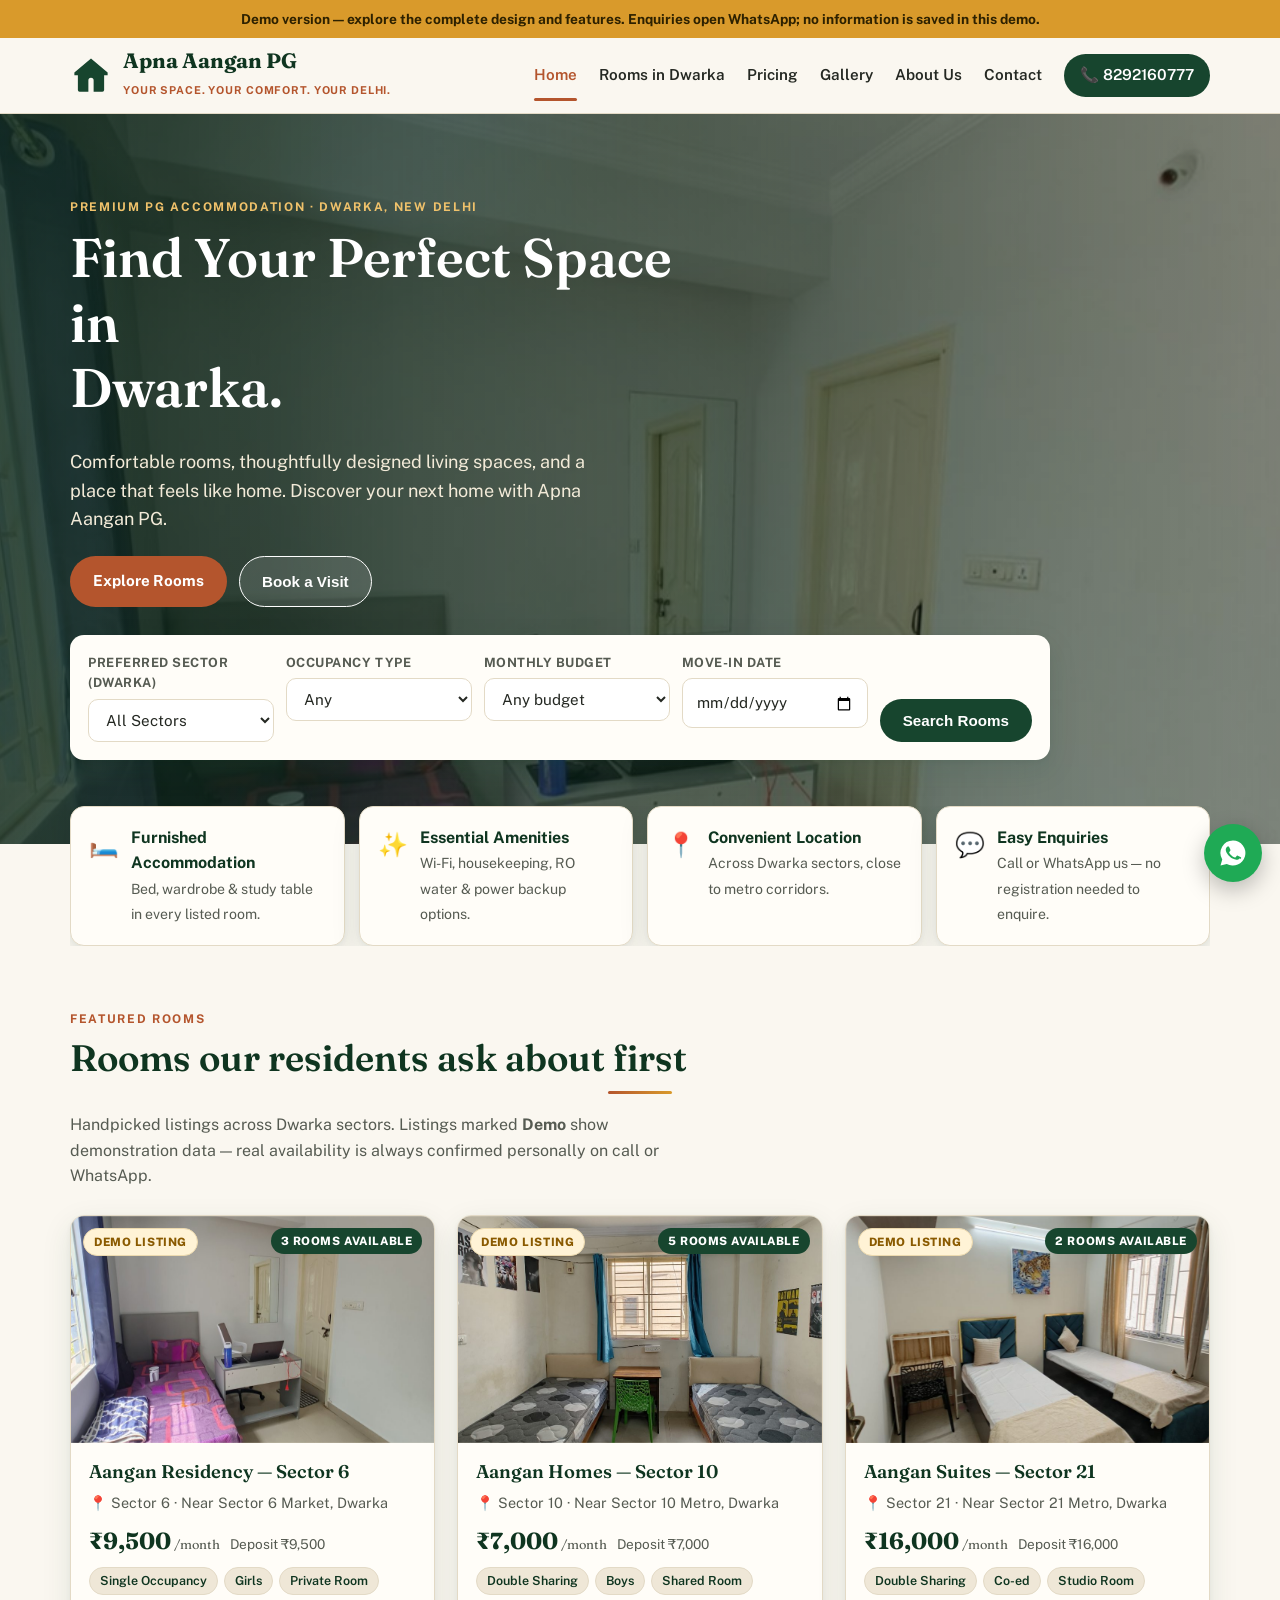
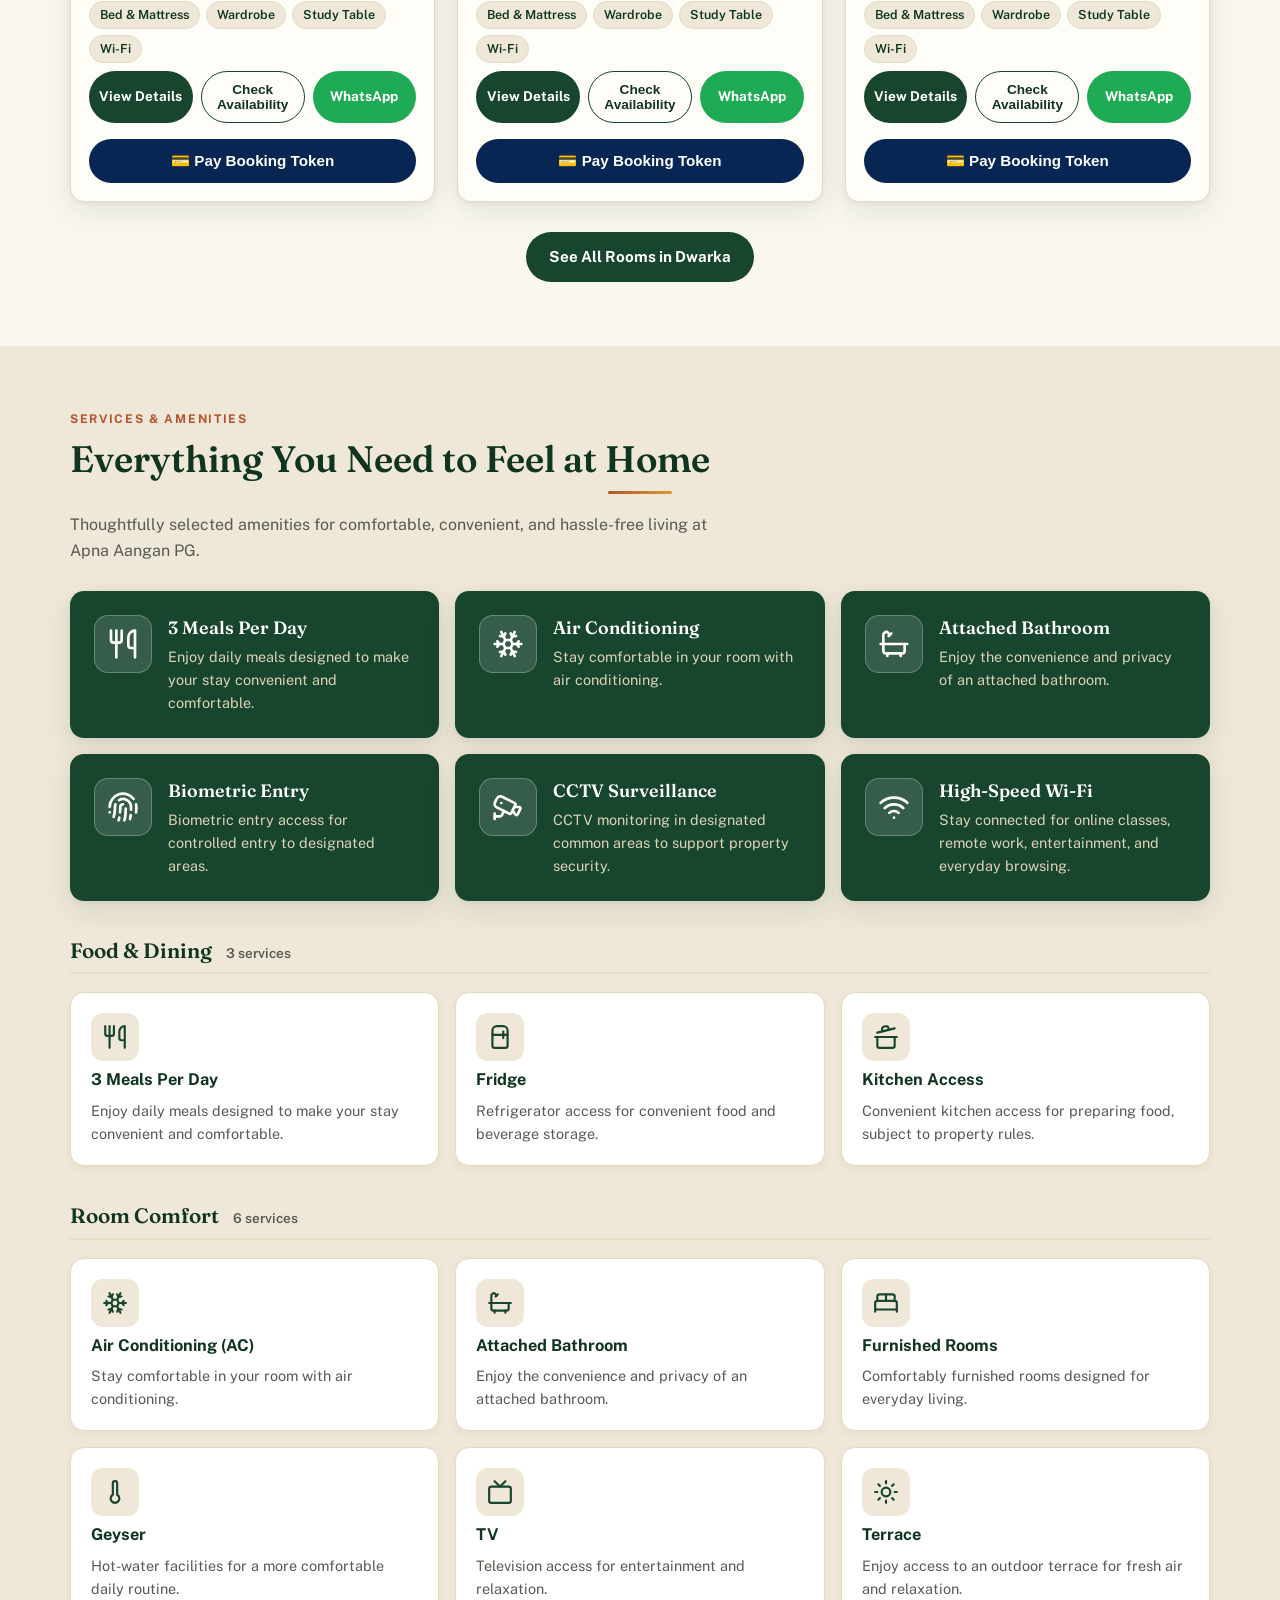
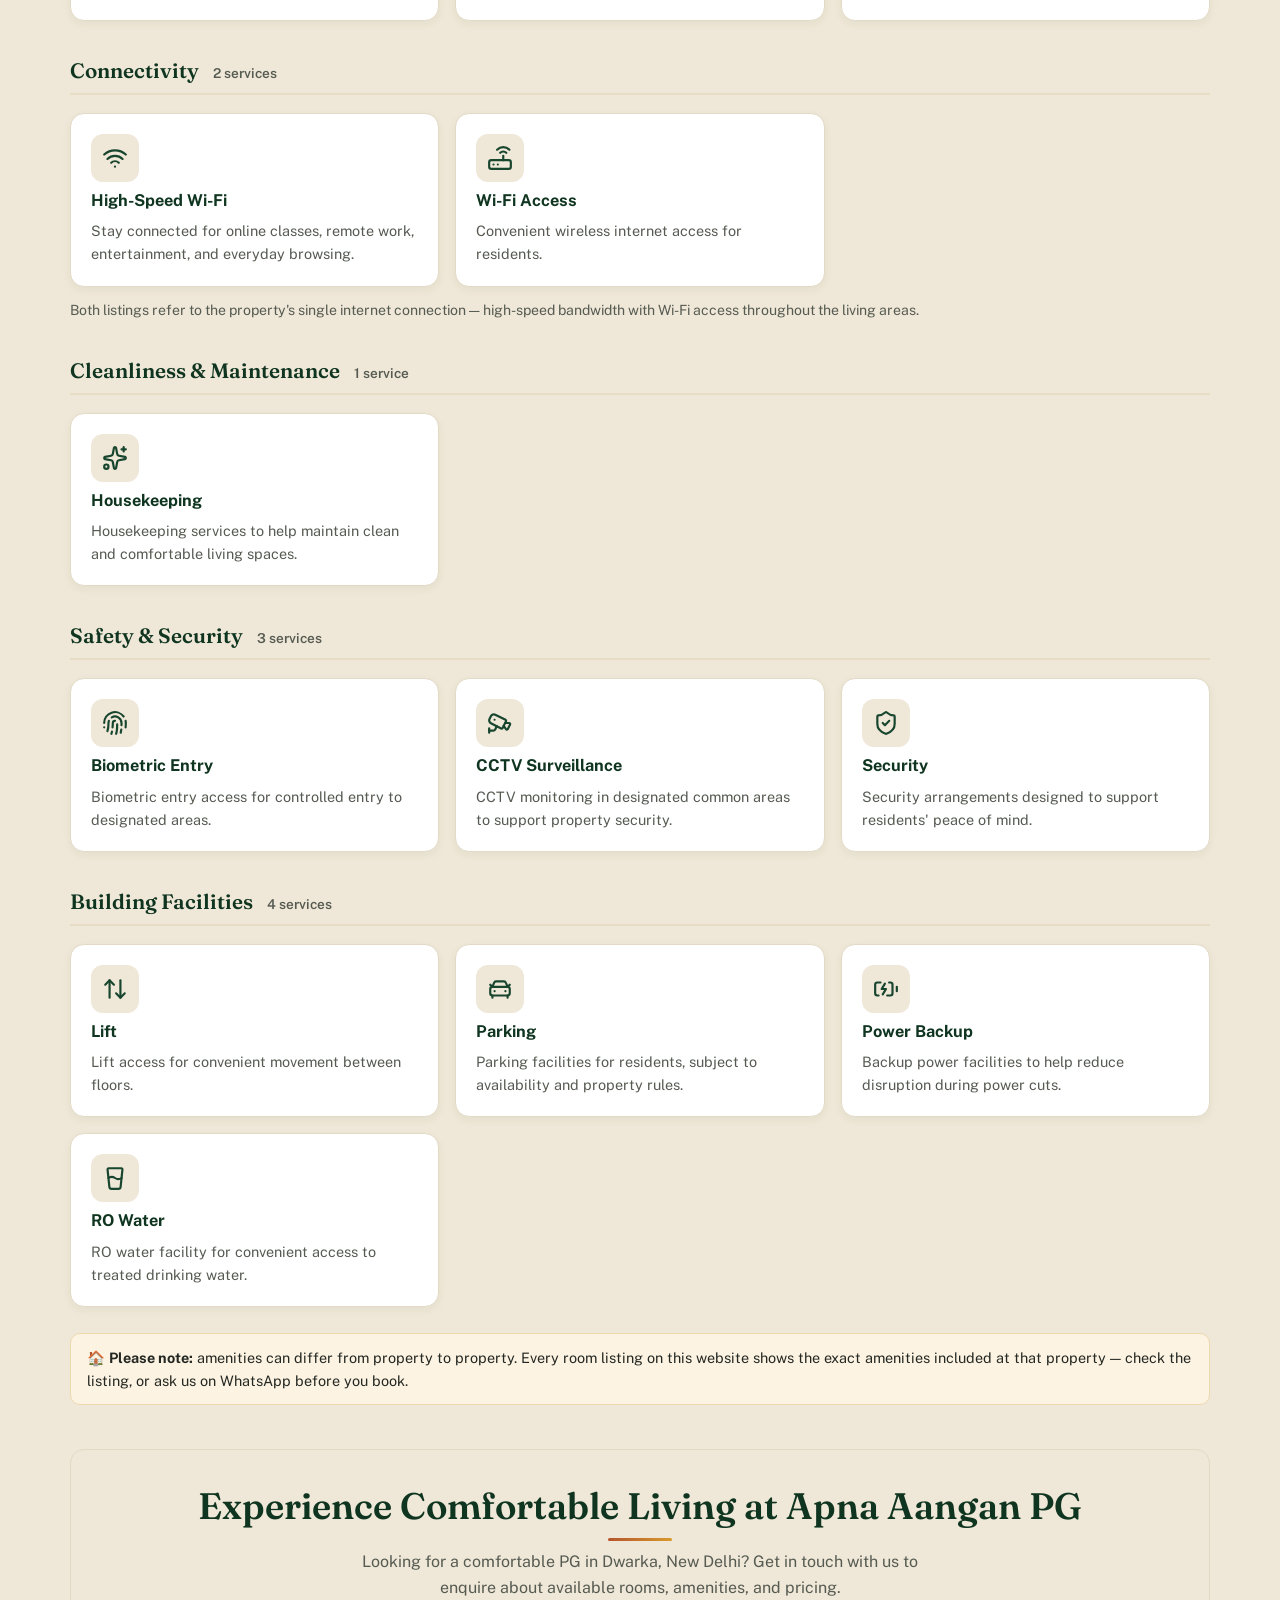
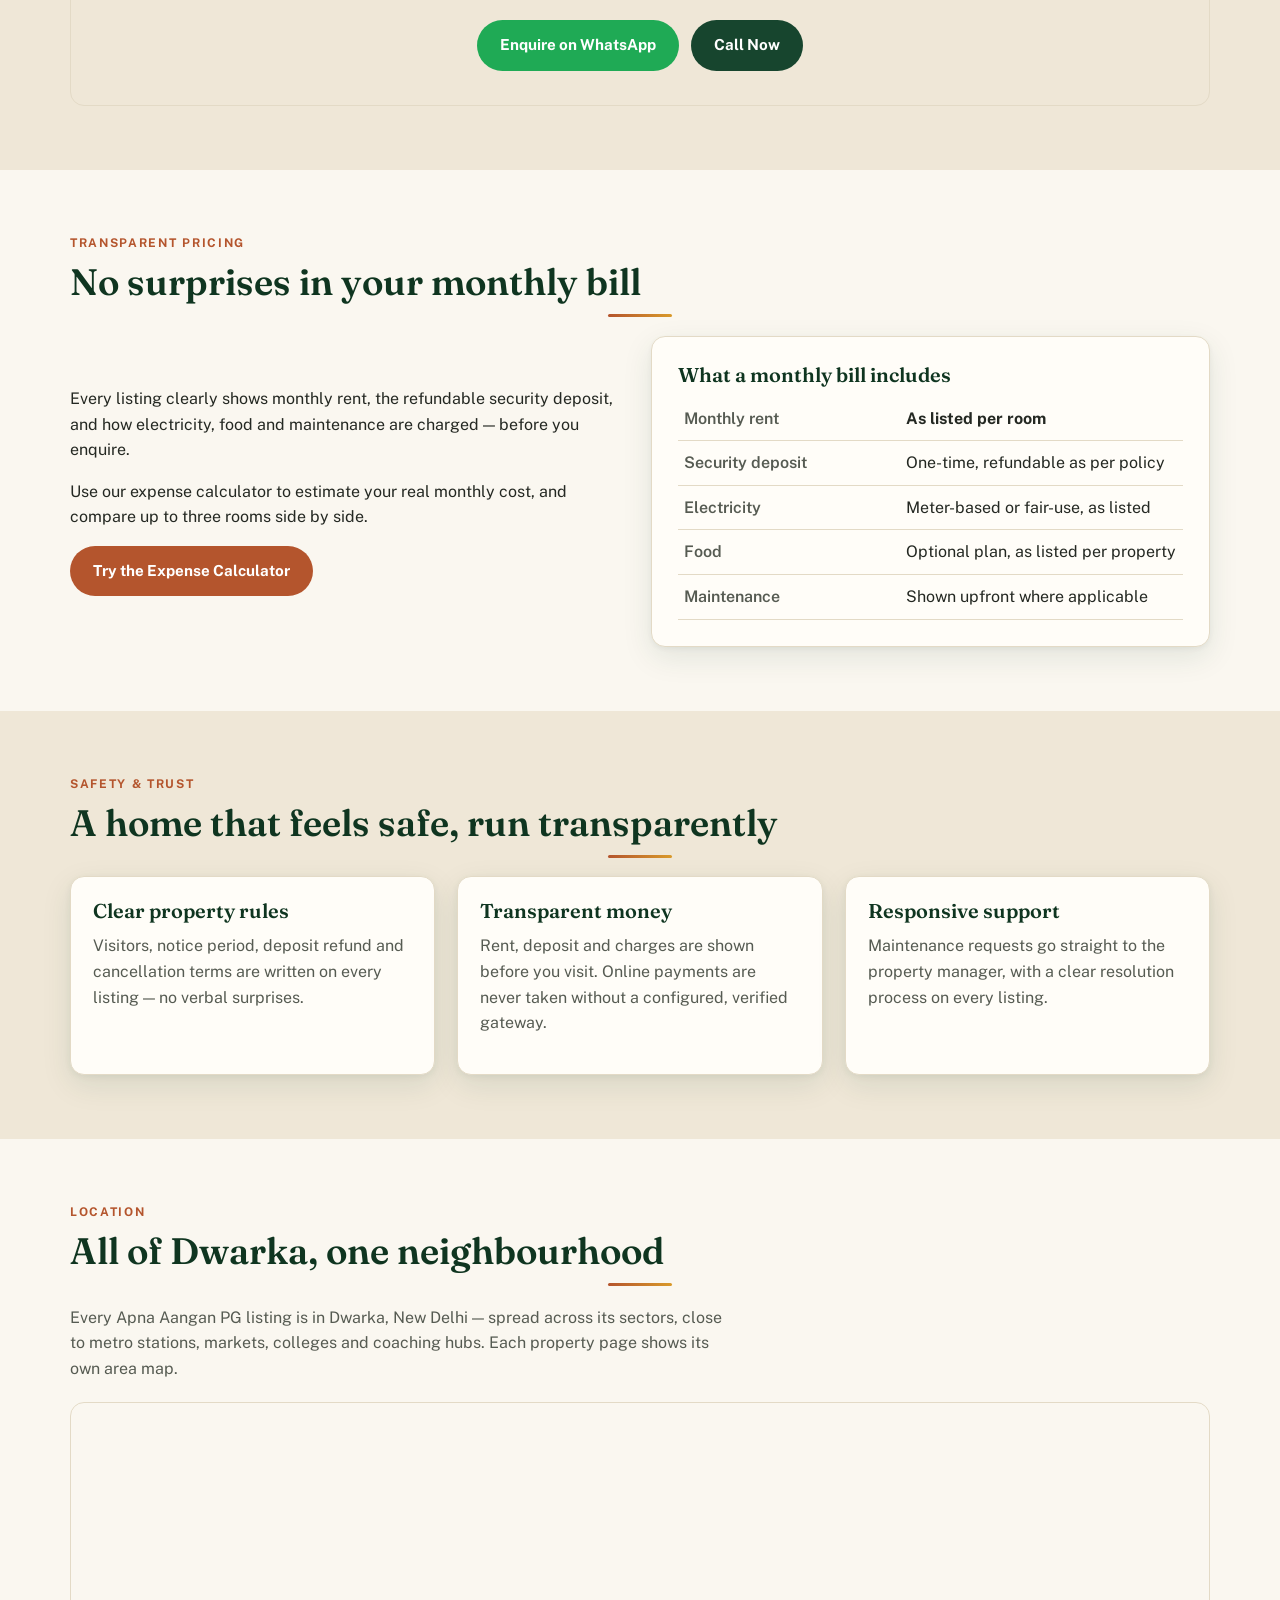
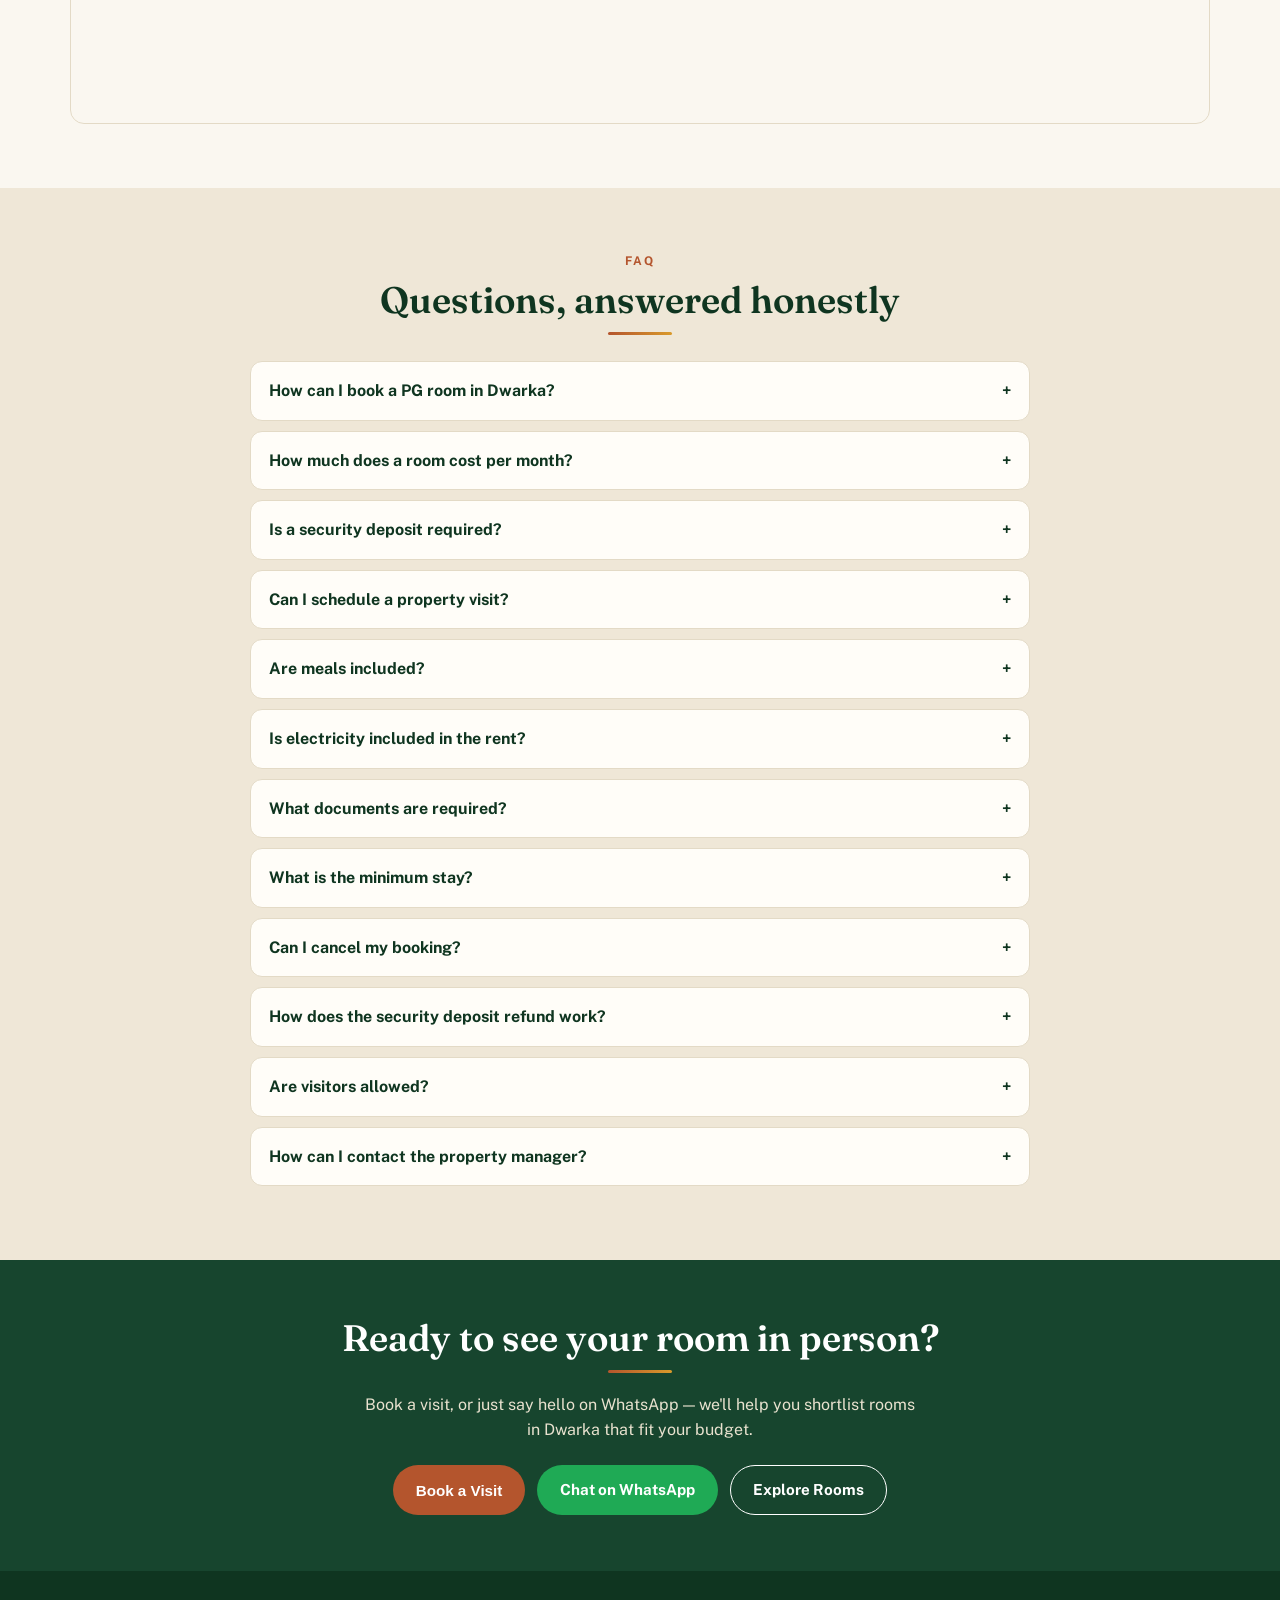
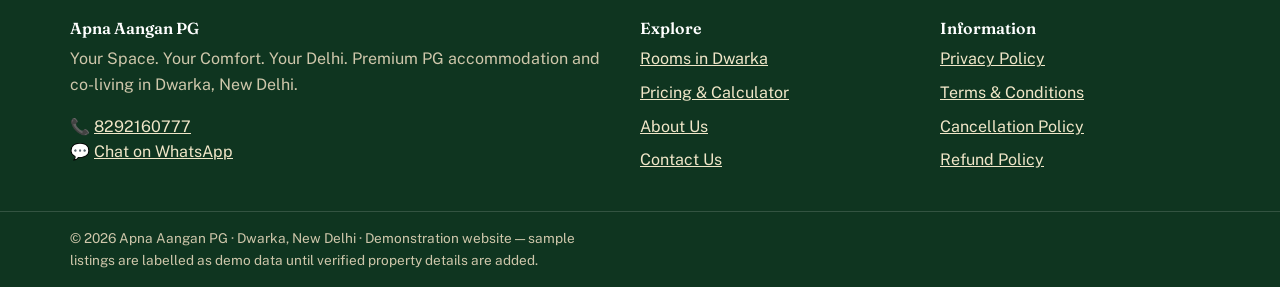
<file: index.html>
<!DOCTYPE html>
<html lang="en">
<head>
<meta charset="UTF-8">
<meta name="viewport" content="width=device-width, initial-scale=1.0">
<title>PG in Dwarka Delhi — Apna Aangan PG | Furnished Paying Guest Accommodation in Dwarka, New Delhi</title>
<meta name="description" content="Apna Aangan PG — comfortable furnished PG accommodation in Dwarka, New Delhi. Single, double & triple sharing rooms for students and working professionals. Transparent pricing, easy enquiries on call & WhatsApp.">
<meta property="og:title" content="Apna Aangan PG — Your Space. Your Comfort. Your Delhi.">
<meta property="og:description" content="Find your perfect space in Dwarka. Furnished PG rooms, transparent pricing, easy enquiries.">
<meta property="og:type" content="website">
<meta property="og:image" content="https://wwwritikraushan14.github.io/apna-aangan-pg/room-single.jpg">
<link rel="canonical" href="">
<link rel="preconnect" href="https://fonts.googleapis.com">
<link href="https://fonts.googleapis.com/css2?family=Fraunces:wght@500;600;700&family=Public+Sans:wght@400;600;700;800&display=swap" rel="stylesheet">
<link rel="stylesheet" href="styles.css">
<script type="application/ld+json">
{"@context":"https://schema.org","@type":"LodgingBusiness","name":"Apna Aangan PG","slogan":"Your Space. Your Comfort. Your Delhi.","telephone":"+918292160777","address":{"@type":"PostalAddress","addressLocality":"Dwarka","addressRegion":"Delhi","addressCountry":"IN"},"areaServed":"Dwarka, New Delhi","priceRange":"₹₹"}
</script>
</head>
<body>
<section class="hero">
  <img class="hero-img" src="room-single.jpg" style="object-position:center 32%" alt="Furnished PG room with bed and study desk — Apna Aangan PG, Dwarka, Delhi" fetchpriority="high">
  <div class="hero-shade"></div>
  <div class="container">
    <p class="eyebrow" style="color:#f0c26b">Premium PG Accommodation · Dwarka, New Delhi</p>
    <h1>Find Your Perfect Space in Dwarka.</h1>
    <p class="lead">Comfortable rooms, thoughtfully designed living spaces, and a place that feels like home. Discover your next home with Apna Aangan PG.</p>
    <div style="display:flex;gap:12px;flex-wrap:wrap;margin-top:22px">
      <a class="btn btn-accent" href="rooms.html">Explore Rooms</a>
      <button class="btn btn-outline" style="background:rgba(255,255,255,.12);color:#fff;border-color:#fff" onclick="openVisit()">Book a Visit</button>
    </div>
    <form class="hero-search" id="heroSearch">
      <div class="field"><label>Preferred Sector (Dwarka)</label><select name="sector" id="sectorSelect"><option value="">All Sectors</option></select></div>
      <div class="field"><label>Occupancy Type</label><select name="occupancy"><option value="">Any</option><option>Single Occupancy</option><option>Double Sharing</option><option>Triple Sharing</option></select></div>
      <div class="field"><label>Monthly Budget</label><select name="budget"><option value="">Any budget</option><option value="7000">Up to ₹7,000</option><option value="10000">Up to ₹10,000</option><option value="13000">Up to ₹13,000</option><option value="20000">Up to ₹20,000</option></select></div>
      <div class="field"><label>Move-in Date</label><input type="date" name="movein"></div>
      <button class="btn btn-primary" type="submit">Search Rooms</button>
    </form>
  </div>
</section>

<div class="container">
  <div class="trust-strip">
    <div class="trust-item"><span class="ic">🛏️</span><div><strong>Furnished Accommodation</strong><span class="muted small">Bed, wardrobe & study table in every listed room.</span></div></div>
    <div class="trust-item"><span class="ic">✨</span><div><strong>Essential Amenities</strong><span class="muted small">Wi-Fi, housekeeping, RO water & power backup options.</span></div></div>
    <div class="trust-item"><span class="ic">📍</span><div><strong>Convenient Location</strong><span class="muted small">Across Dwarka sectors, close to metro corridors.</span></div></div>
    <div class="trust-item"><span class="ic">💬</span><div><strong>Easy Enquiries</strong><span class="muted small">Call or WhatsApp us — no registration needed to enquire.</span></div></div>
  </div>
</div>

<section class="section">
  <div class="container">
    <p class="eyebrow">Featured Rooms</p>
    <h2>Rooms our residents ask about first</h2>
    <p class="muted" style="max-width:640px">Handpicked listings across Dwarka sectors. Listings marked <strong>Demo</strong> show demonstration data — real availability is always confirmed personally on call or WhatsApp.</p>
    <div class="grid grid-3" id="featuredGrid" style="margin-top:26px"><div class="skeleton"></div><div class="skeleton"></div><div class="skeleton"></div></div>
    <div class="center" style="margin-top:30px"><a class="btn btn-primary" href="rooms.html">See All Rooms in Dwarka</a></div>
  </div>
</section>

<section class="section alt" id="services" aria-label="Services and amenities">
  <div class="container">
    <p class="eyebrow">Services & Amenities</p>
    <h2>Everything You Need to Feel at Home</h2>
    <p class="muted" style="max-width:640px">Thoughtfully selected amenities for comfortable, convenient, and hassle-free living at Apna Aangan PG.</p>

    <div class="svc-featured">
      <div class="svc-feature"><div class="fic"><img src="icons%20-%20Copy/utensils.svg" alt=""></div><div><h3>3 Meals Per Day</h3><p>Enjoy daily meals designed to make your stay convenient and comfortable.</p></div></div>
      <div class="svc-feature"><div class="fic"><img src="icons%20-%20Copy/snowflake.svg" alt=""></div><div><h3>Air Conditioning</h3><p>Stay comfortable in your room with air conditioning.</p></div></div>
      <div class="svc-feature"><div class="fic"><img src="icons%20-%20Copy/bath.svg" alt=""></div><div><h3>Attached Bathroom</h3><p>Enjoy the convenience and privacy of an attached bathroom.</p></div></div>
      <div class="svc-feature"><div class="fic"><img src="icons%20-%20Copy/fingerprint.svg" alt=""></div><div><h3>Biometric Entry</h3><p>Biometric entry access for controlled entry to designated areas.</p></div></div>
      <div class="svc-feature"><div class="fic"><img src="icons%20-%20Copy/cctv.svg" alt=""></div><div><h3>CCTV Surveillance</h3><p>CCTV monitoring in designated common areas to support property security.</p></div></div>
      <div class="svc-feature"><div class="fic"><img src="icons%20-%20Copy/wifi.svg" alt=""></div><div><h3>High-Speed Wi-Fi</h3><p>Stay connected for online classes, remote work, entertainment, and everyday browsing.</p></div></div>
    </div>

    <div class="svc-cat">
      <div class="svc-cat-head"><h3>Food & Dining</h3><span>3 services</span></div>
      <div class="svc-grid">
        <div class="svc-card"><div class="ic"><img src="icons%20-%20Copy/utensils.svg" alt="Meals icon"></div><h4>3 Meals Per Day</h4><p>Enjoy daily meals designed to make your stay convenient and comfortable.</p></div>
        <div class="svc-card"><div class="ic"><img src="icons%20-%20Copy/refrigerator.svg" alt="Refrigerator icon"></div><h4>Fridge</h4><p>Refrigerator access for convenient food and beverage storage.</p></div>
        <div class="svc-card"><div class="ic"><img src="icons%20-%20Copy/cooking-pot.svg" alt="Kitchen icon"></div><h4>Kitchen Access</h4><p>Convenient kitchen access for preparing food, subject to property rules.</p></div>
      </div>
    </div>

    <div class="svc-cat">
      <div class="svc-cat-head"><h3>Room Comfort</h3><span>6 services</span></div>
      <div class="svc-grid">
        <div class="svc-card"><div class="ic"><img src="icons%20-%20Copy/snowflake.svg" alt="Air conditioning icon"></div><h4>Air Conditioning (AC)</h4><p>Stay comfortable in your room with air conditioning.</p></div>
        <div class="svc-card"><div class="ic"><img src="icons%20-%20Copy/bath.svg" alt="Bathroom icon"></div><h4>Attached Bathroom</h4><p>Enjoy the convenience and privacy of an attached bathroom.</p></div>
        <div class="svc-card"><div class="ic"><img src="icons%20-%20Copy/bed-double.svg" alt="Bed icon"></div><h4>Furnished Rooms</h4><p>Comfortably furnished rooms designed for everyday living.</p></div>
        <div class="svc-card"><div class="ic"><img src="icons%20-%20Copy/thermometer.svg" alt="Geyser icon"></div><h4>Geyser</h4><p>Hot-water facilities for a more comfortable daily routine.</p></div>
        <div class="svc-card"><div class="ic"><img src="icons%20-%20Copy/tv.svg" alt="Television icon"></div><h4>TV</h4><p>Television access for entertainment and relaxation.</p></div>
        <div class="svc-card"><div class="ic"><img src="icons%20-%20Copy/sun.svg" alt="Terrace icon"></div><h4>Terrace</h4><p>Enjoy access to an outdoor terrace for fresh air and relaxation.</p></div>
      </div>
    </div>

    <div class="svc-cat">
      <div class="svc-cat-head"><h3>Connectivity</h3><span>2 services</span></div>
      <div class="svc-grid">
        <div class="svc-card"><div class="ic"><img src="icons%20-%20Copy/wifi.svg" alt="Wi-Fi icon"></div><h4>High-Speed Wi-Fi</h4><p>Stay connected for online classes, remote work, entertainment, and everyday browsing.</p></div>
        <div class="svc-card"><div class="ic"><img src="icons%20-%20Copy/router.svg" alt="Router icon"></div><h4>Wi-Fi Access</h4><p>Convenient wireless internet access for residents.</p></div>
      </div>
      <p class="small muted" style="margin-top:12px">Both listings refer to the property's single internet connection — high-speed bandwidth with Wi-Fi access throughout the living areas.</p>
    </div>

    <div class="svc-cat">
      <div class="svc-cat-head"><h3>Cleanliness & Maintenance</h3><span>1 service</span></div>
      <div class="svc-grid">
        <div class="svc-card"><div class="ic"><img src="icons%20-%20Copy/sparkles.svg" alt="Housekeeping icon"></div><h4>Housekeeping</h4><p>Housekeeping services to help maintain clean and comfortable living spaces.</p></div>
      </div>
    </div>

    <div class="svc-cat">
      <div class="svc-cat-head"><h3>Safety & Security</h3><span>3 services</span></div>
      <div class="svc-grid">
        <div class="svc-card"><div class="ic"><img src="icons%20-%20Copy/fingerprint.svg" alt="Biometric entry icon"></div><h4>Biometric Entry</h4><p>Biometric entry access for controlled entry to designated areas.</p></div>
        <div class="svc-card"><div class="ic"><img src="icons%20-%20Copy/cctv.svg" alt="CCTV icon"></div><h4>CCTV Surveillance</h4><p>CCTV monitoring in designated common areas to support property security.</p></div>
        <div class="svc-card"><div class="ic"><img src="icons%20-%20Copy/shield-check.svg" alt="Security icon"></div><h4>Security</h4><p>Security arrangements designed to support residents' peace of mind.</p></div>
      </div>
    </div>

    <div class="svc-cat">
      <div class="svc-cat-head"><h3>Building Facilities</h3><span>4 services</span></div>
      <div class="svc-grid">
        <div class="svc-card"><div class="ic"><img src="icons%20-%20Copy/arrow-up-down.svg" alt="Lift icon"></div><h4>Lift</h4><p>Lift access for convenient movement between floors.</p></div>
        <div class="svc-card"><div class="ic"><img src="icons%20-%20Copy/car-front.svg" alt="Parking icon"></div><h4>Parking</h4><p>Parking facilities for residents, subject to availability and property rules.</p></div>
        <div class="svc-card"><div class="ic"><img src="icons%20-%20Copy/battery-charging.svg" alt="Power backup icon"></div><h4>Power Backup</h4><p>Backup power facilities to help reduce disruption during power cuts.</p></div>
        <div class="svc-card"><div class="ic"><img src="icons%20-%20Copy/glass-water.svg" alt="RO water icon"></div><h4>RO Water</h4><p>RO water facility for convenient access to treated drinking water.</p></div>
      </div>
    </div>

    <div class="svc-note">🏠 <strong>Please note:</strong> amenities can differ from property to property. Every room listing on this website shows the exact amenities included at that property — check the listing, or ask us on WhatsApp before you book.</div>

    <div class="svc-cta">
      <h2>Experience Comfortable Living at Apna Aangan PG</h2>
      <p>Looking for a comfortable PG in Dwarka, New Delhi? Get in touch with us to enquire about available rooms, amenities, and pricing.</p>
      <div style="display:flex;gap:12px;justify-content:center;flex-wrap:wrap">
        <a class="btn btn-wa" href="https://wa.me/918292160777" target="_blank" rel="noopener">Enquire on WhatsApp</a>
        <a class="btn btn-primary" href="tel:+918292160777">Call Now</a>
      </div>
    </div>
  </div>
</section>

<section class="section">
  <div class="container">
    <p class="eyebrow">Transparent Pricing</p>
    <h2>No surprises in your monthly bill</h2>
    <div class="grid grid-2" style="align-items:center">
      <div>
        <p>Every listing clearly shows monthly rent, the refundable security deposit, and how electricity, food and maintenance are charged — before you enquire.</p>
        <p>Use our expense calculator to estimate your real monthly cost, and compare up to three rooms side by side.</p>
        <a class="btn btn-accent" href="pricing.html">Try the Expense Calculator</a>
      </div>
      <div class="calc">
        <h3 style="margin-bottom:10px">What a monthly bill includes</h3>
        <table class="info">
          <tr><td>Monthly rent</td><td><strong>As listed per room</strong></td></tr>
          <tr><td>Security deposit</td><td>One-time, refundable as per policy</td></tr>
          <tr><td>Electricity</td><td>Meter-based or fair-use, as listed</td></tr>
          <tr><td>Food</td><td>Optional plan, as listed per property</td></tr>
          <tr><td>Maintenance</td><td>Shown upfront where applicable</td></tr>
        </table>
      </div>
    </div>
  </div>
</section>

<section class="section alt">
  <div class="container">
    <p class="eyebrow">Safety & Trust</p>
    <h2>A home that feels safe, run transparently</h2>
    <div class="grid grid-3">
      <div class="amen-card"><h3>Clear property rules</h3><p class="muted">Visitors, notice period, deposit refund and cancellation terms are written on every listing — no verbal surprises.</p></div>
      <div class="amen-card"><h3>Transparent money</h3><p class="muted">Rent, deposit and charges are shown before you visit. Online payments are never taken without a configured, verified gateway.</p></div>
      <div class="amen-card"><h3>Responsive support</h3><p class="muted">Maintenance requests go straight to the property manager, with a clear resolution process on every listing.</p></div>
    </div>
  </div>
</section>

<section class="section">
  <div class="container">
    <p class="eyebrow">Location</p>
    <h2>All of Dwarka, one neighbourhood</h2>
    <p class="muted" style="max-width:660px">Every Apna Aangan PG listing is in Dwarka, New Delhi — spread across its sectors, close to metro stations, markets, colleges and coaching hubs. Each property page shows its own area map.</p>
    <div class="map-frame" style="margin-top:20px"><iframe title="Map of Dwarka, New Delhi" loading="lazy" src="https://www.openstreetmap.org/export/embed.html?bbox=77.0000%2C28.5400%2C77.0900%2C28.6200&layer=mapnik&marker=28.5823%2C77.0500"></iframe></div>
  </div>
</section>

<section class="section alt">
  <div class="container" style="max-width:820px">
    <p class="eyebrow center">FAQ</p>
    <h2 class="center" style="margin-bottom:26px">Questions, answered honestly</h2>
    <div id="faqList"></div>
  </div>
</section>

<section class="section" style="background:var(--green);padding:56px 0">
  <div class="container center">
    <h2 style="color:#fff">Ready to see your room in person?</h2>
    <p style="color:#e9e2cf;max-width:560px;margin:0 auto 22px">Book a visit, or just say hello on WhatsApp — we'll help you shortlist rooms in Dwarka that fit your budget.</p>
    <div style="display:flex;gap:12px;justify-content:center;flex-wrap:wrap">
      <button class="btn btn-accent" onclick="openVisit()">Book a Visit</button>
      <a class="btn btn-wa" id="ctaWa" target="_blank" rel="noopener" href="#">Chat on WhatsApp</a>
      <a class="btn btn-outline" style="color:#fff;border-color:#fff" href="rooms.html">Explore Rooms</a>
    </div>
  </div>
</section>

<div class="mobile-bar">
  <a href="tel:+918292160777">📞 Call</a>
  <a class="wa" id="mbWa" target="_blank" rel="noopener" href="#">💬 WhatsApp</a>
  <a href="#" onclick="openVisit();return false;">📅 Book a Visit</a>
</div>

<script src="demo-data.js"></script>
<script src="app.js"></script>
<script>
const FAQS = [
  ['How can I book a PG room in Dwarka?', 'Search rooms, open a listing and tap Check Availability, or message us on WhatsApp. We confirm availability personally, you visit the property, and booking is completed with the deposit as per the written terms on the listing. An online enquiry by itself does not reserve a room.'],
  ['How much does a room cost per month?', 'It depends on the sector, room type and occupancy. Every listing shows its exact rent and deposit. Sample range on this demo site: triple sharing from around ₹5,500/month to premium single rooms around ₹16,000/month — always confirm the live rate for the property you pick.'],
  ['Is a security deposit required?', 'Yes, typically one month\u2019s rent, refundable as per the deposit refund terms written on each listing. The exact amount is shown before you book.'],
  ['Can I schedule a property visit?', 'Yes — use Book a Visit on any page, pick a date and time slot, and we confirm on your phone. Visits are free.'],
  ['Are meals included?', 'Some properties include meals, others offer an optional food plan at a listed monthly charge. Each listing states this clearly.'],
  ['Is electricity included in the rent?', 'It varies: some listings include electricity up to a fair-use limit, others charge by sub-meter reading. The listing page states which applies.'],
  ['What documents are required?', 'Typically a government ID (Aadhaar/PAN/passport), a photograph, and college/office ID where applicable. The manager confirms the exact list before move-in.'],
  ['What is the minimum stay?', 'Shown on each listing — commonly 1 to 3 months.'],
  ['Can I cancel my booking?', 'Yes, as per the cancellation terms on your booking confirmation and our Cancellation Policy page.'],
  ['How does the security deposit refund work?', 'After move-out and dues adjustment, refunds are processed within the period stated on the listing (commonly 15–21 days) to your bank account.'],
  ['Are visitors allowed?', 'Most properties allow day visitors in common areas with prior intimation. Exact visitor and curfew rules are on each listing.'],
  ['How can I contact the property manager?', 'Call or WhatsApp 8292160777, use any enquiry form on this site, or visit the Contact page.']
];
(async () => {
  await aapInit('home');
  const sectors = [...new Set(AAP.properties.map(p => p.sector))].sort();
  $('#sectorSelect').innerHTML = '<option value="">All Sectors</option>' + sectors.map(s => `<option>${esc(s)}</option>`).join('');
  const featured = AAP.properties.filter(p => p.recommended).slice(0, 3);
  $('#featuredGrid').innerHTML = (featured.length ? featured : AAP.properties.slice(0, 3)).map((p, i) => propertyCard(p, i * 90)).join('');
  $('#faqList').innerHTML = FAQS.map(([q, a]) => `<div class="faq-item"><button class="faq-q">${q}<span>+</span></button><div class="faq-a">${a}</div></div>`).join('');
  wireFaq();
  $('#ctaWa').href = waLink(); $('#mbWa').href = waLink();
  $('#heroSearch').addEventListener('submit', (e) => {
    e.preventDefault();
    const fd = new FormData(e.target);
    const q = new URLSearchParams();
    if (fd.get('sector')) q.set('sector', fd.get('sector'));
    if (fd.get('occupancy')) q.set('occupancy', fd.get('occupancy'));
    if (fd.get('budget')) q.set('maxrent', fd.get('budget'));
    location.href = 'rooms.html?' + q.toString();
  });
})();
</script>
</body>
</html>
</file>
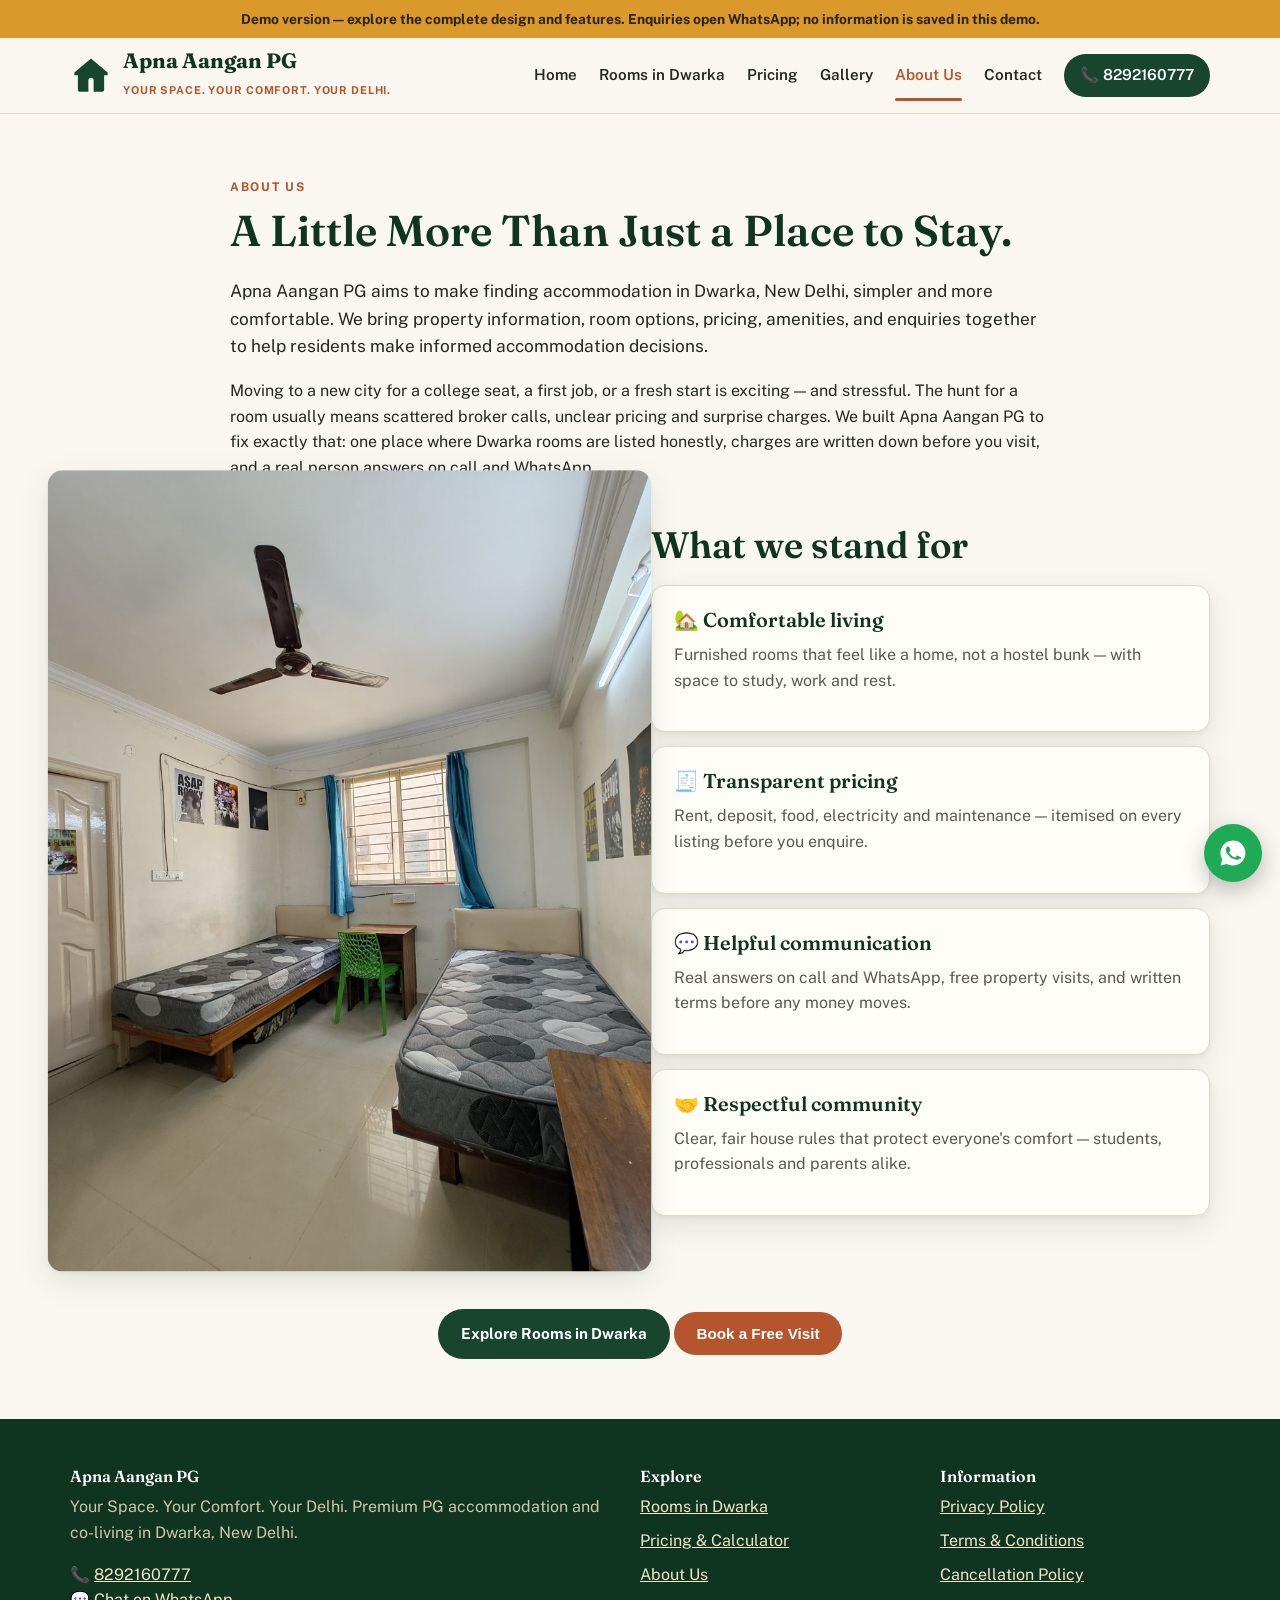
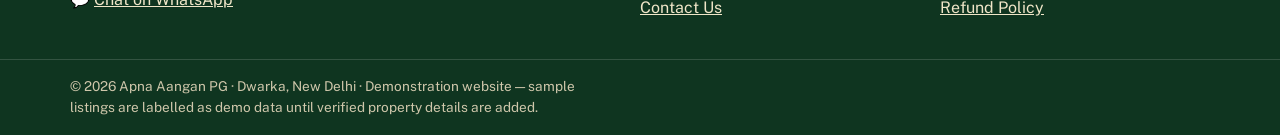
<file: about.html>
<!DOCTYPE html>
<html lang="en">
<head>
<meta charset="UTF-8">
<meta name="viewport" content="width=device-width, initial-scale=1.0">
<title>About Us — Apna Aangan PG, Dwarka, New Delhi</title>
<meta name="description" content="Apna Aangan PG makes finding accommodation in Dwarka, New Delhi simpler and more comfortable — transparent pricing, helpful communication and a home away from home.">
<link rel="preconnect" href="https://fonts.googleapis.com">
<link href="https://fonts.googleapis.com/css2?family=Fraunces:wght@500;600;700&family=Public+Sans:wght@400;600;700;800&display=swap" rel="stylesheet">
<link rel="stylesheet" href="styles.css">
</head>
<body>
<section class="section" style="padding-bottom:26px">
  <div class="container" style="max-width:860px">
    <p class="eyebrow">About Us</p>
    <h1 style="font-size:clamp(1.9rem,4vw,2.7rem)">A Little More Than Just a Place to Stay.</h1>
    <p style="font-size:1.08rem">Apna Aangan PG aims to make finding accommodation in Dwarka, New Delhi, simpler and more comfortable. We bring property information, room options, pricing, amenities, and enquiries together to help residents make informed accommodation decisions.</p>
    <p>Moving to a new city for a college seat, a first job, or a fresh start is exciting — and stressful. The hunt for a room usually means scattered broker calls, unclear pricing and surprise charges. We built Apna Aangan PG to fix exactly that: one place where Dwarka rooms are listed honestly, charges are written down before you visit, and a real person answers on call and WhatsApp.</p>
  </div>
</section>
<section style="padding-bottom:60px">
  <div class="container">
    <div class="grid grid-2" style="align-items:start">
      <img src="room-double-1.jpg" alt="Double sharing room at Apna Aangan PG, Dwarka" style="border-radius:14px;box-shadow:var(--shadow);width:100%;height:100%;object-fit:cover" loading="lazy">
      <div>
        <h2>What we stand for</h2>
        <div style="display:grid;gap:14px;margin-top:14px">
          <div class="amen-card"><h3>🏡 Comfortable living</h3><p class="muted">Furnished rooms that feel like a home, not a hostel bunk — with space to study, work and rest.</p></div>
          <div class="amen-card"><h3>🧾 Transparent pricing</h3><p class="muted">Rent, deposit, food, electricity and maintenance — itemised on every listing before you enquire.</p></div>
          <div class="amen-card"><h3>💬 Helpful communication</h3><p class="muted">Real answers on call and WhatsApp, free property visits, and written terms before any money moves.</p></div>
          <div class="amen-card"><h3>🤝 Respectful community</h3><p class="muted">Clear, fair house rules that protect everyone's comfort — students, professionals and parents alike.</p></div>
        </div>
      </div>
    </div>
    <div class="center" style="margin-top:44px">
      <a class="btn btn-primary" href="rooms.html">Explore Rooms in Dwarka</a>
      <button class="btn btn-accent" onclick="openVisit()">Book a Free Visit</button>
    </div>
  </div>
</section>
<script src="demo-data.js"></script>
<script src="app.js"></script>
<script>aapInit('about');</script>
</body>
</html>
</file>
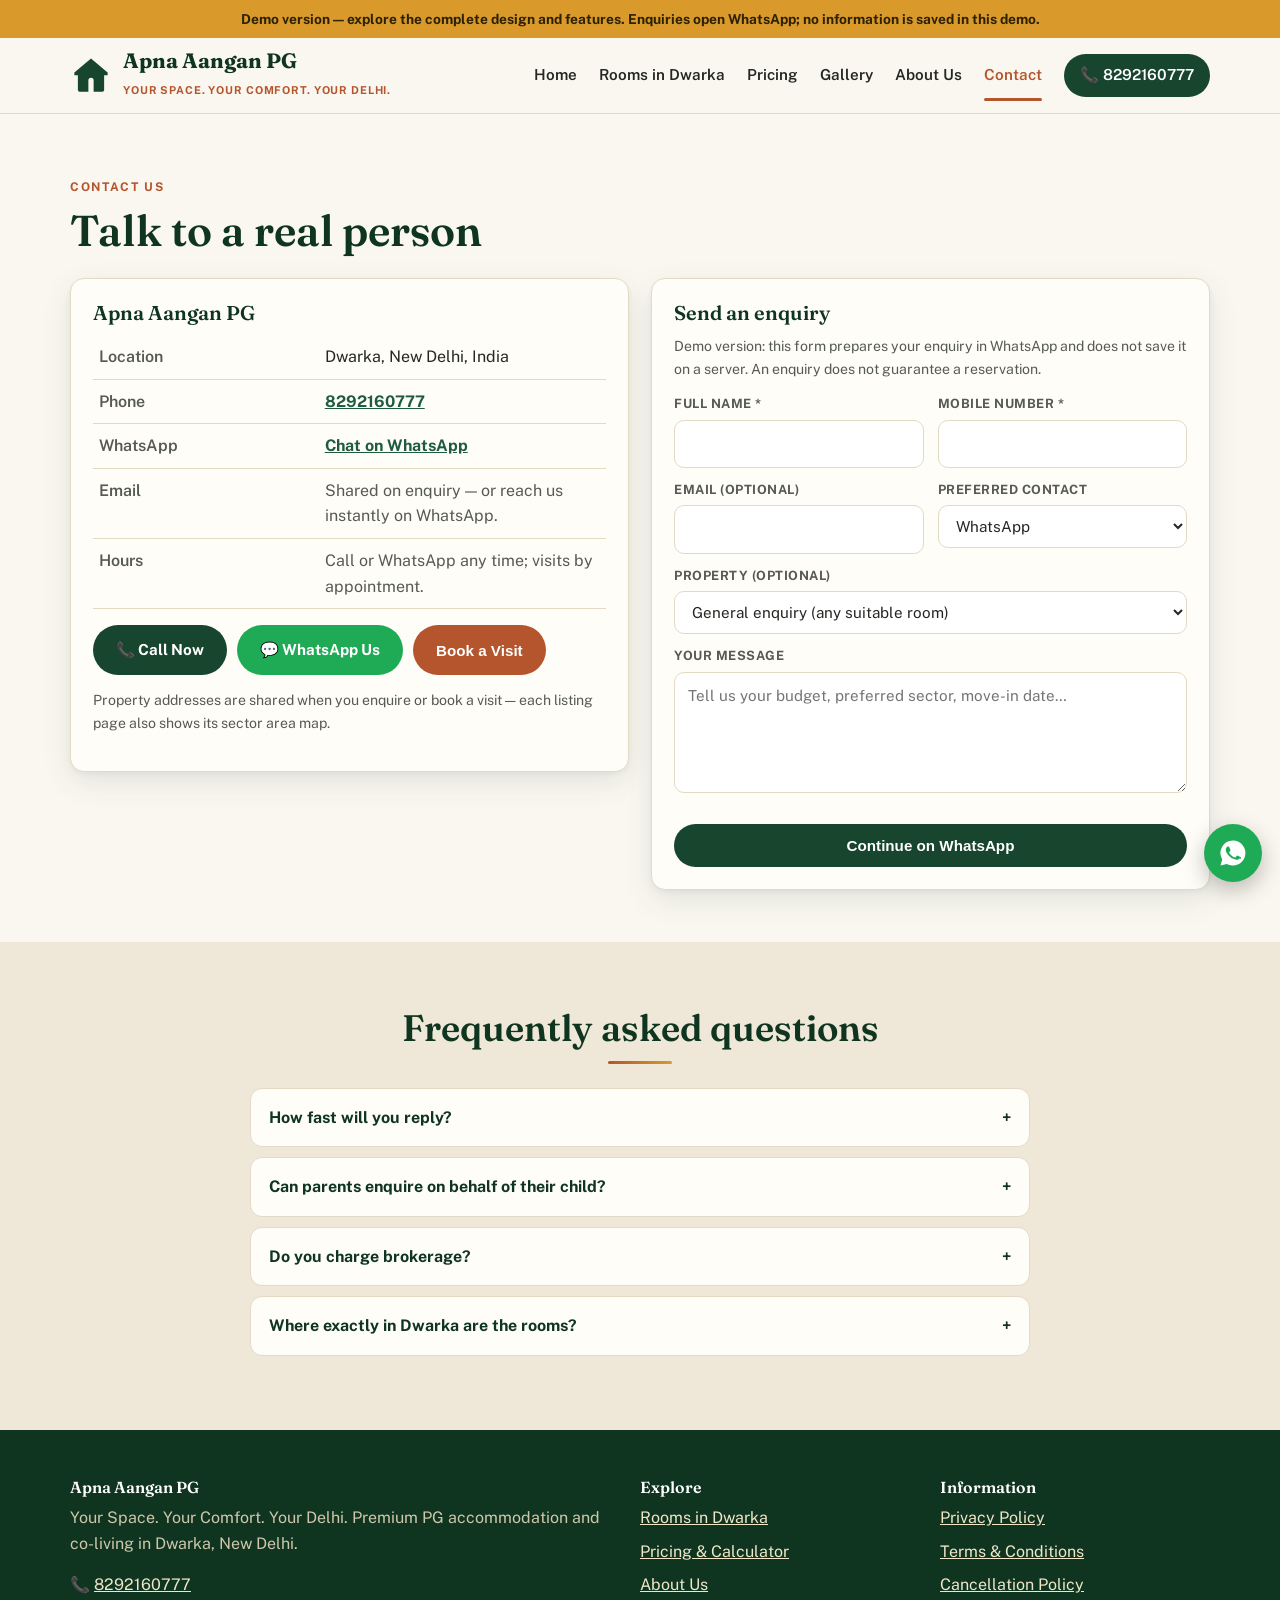
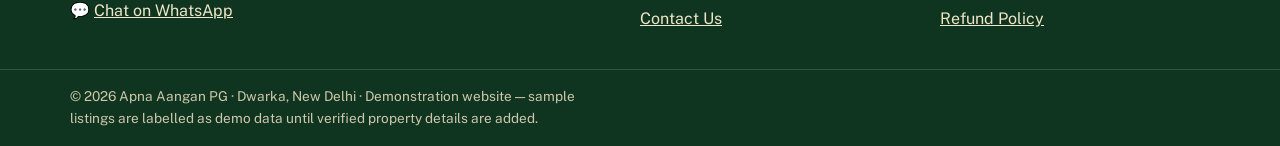
<file: contact.html>
<!DOCTYPE html>
<html lang="en">
<head>
<meta charset="UTF-8">
<meta name="viewport" content="width=device-width, initial-scale=1.0">
<title>Contact Us — Apna Aangan PG, Dwarka, New Delhi</title>
<meta name="description" content="Contact Apna Aangan PG, Dwarka New Delhi — call or WhatsApp 8292160777, send an enquiry, or book a free property visit.">
<link rel="preconnect" href="https://fonts.googleapis.com">
<link href="https://fonts.googleapis.com/css2?family=Fraunces:wght@500;600;700&family=Public+Sans:wght@400;600;700;800&display=swap" rel="stylesheet">
<link rel="stylesheet" href="styles.css">
</head>
<body>
<section class="section" style="padding-bottom:30px">
  <div class="container">
    <p class="eyebrow">Contact Us</p>
    <h1 style="font-size:clamp(1.9rem,4vw,2.7rem)">Talk to a real person</h1>
    <div class="grid grid-2" style="align-items:start;margin-top:20px">
      <div>
        <div class="panel">
          <h3>Apna Aangan PG</h3>
          <table class="info">
            <tr><td>Location</td><td>Dwarka, New Delhi, India</td></tr>
            <tr><td>Phone</td><td><a href="tel:+918292160777"><strong>8292160777</strong></a></td></tr>
            <tr><td>WhatsApp</td><td><a target="_blank" rel="noopener" id="cWa" href="#"><strong>Chat on WhatsApp</strong></a></td></tr>
            <tr><td>Email</td><td id="cEmail" class="muted">Shared on enquiry — or reach us instantly on WhatsApp.</td></tr>
            <tr><td>Hours</td><td id="cHours" class="muted">Call or WhatsApp any time; visits by appointment.</td></tr>
          </table>
          <div style="display:flex;gap:10px;flex-wrap:wrap;margin-top:16px">
            <a class="btn btn-primary" href="tel:+918292160777">📞 Call Now</a>
            <a class="btn btn-wa" id="cWa2" target="_blank" rel="noopener" href="#">💬 WhatsApp Us</a>
            <button class="btn btn-accent" onclick="openVisit()">Book a Visit</button>
          </div>
          <p class="small muted" style="margin-top:14px">Property addresses are shared when you enquire or book a visit — each listing page also shows its sector area map.</p>
        </div>
      </div>
      <div class="panel">
        <h3>Send an enquiry</h3>
        <p class="muted small">Demo version: this form prepares your enquiry in WhatsApp and does not save it on a server. An enquiry does not guarantee a reservation.</p>
        <form id="contactForm" novalidate>
          <div class="form-grid">
            <div class="field"><label>Full name *</label><input name="name" autocomplete="name"><div class="err">Please enter your full name.</div></div>
            <div class="field"><label>Mobile number *</label><input name="mobile" inputmode="numeric" autocomplete="tel"><div class="err">Enter a valid 10-digit Indian mobile number.</div></div>
          </div>
          <div class="form-grid" style="margin-top:12px">
            <div class="field"><label>Email (optional)</label><input name="email" type="email"><div class="err">That email does not look right.</div></div>
            <div class="field"><label>Preferred contact</label><select name="contact_method"><option>WhatsApp</option><option>Phone call</option><option>Email</option></select></div>
          </div>
          <div class="field" style="margin-top:12px"><label>Property (optional)</label><select name="property_id" id="cProp"></select></div>
          <div class="field" style="margin-top:12px"><label>Your message</label><textarea name="requirements" rows="4" placeholder="Tell us your budget, preferred sector, move-in date…"></textarea></div>
          <div class="form-msg" style="margin-top:14px"></div>
          <button class="btn btn-primary btn-block" type="submit" style="margin-top:10px">Continue on WhatsApp</button>
        </form>
      </div>
    </div>
  </div>
</section>
<section class="section alt">
  <div class="container" style="max-width:820px">
    <h2 class="center" style="margin-bottom:24px">Frequently asked questions</h2>
    <div class="faq-item"><button class="faq-q">How fast will you reply?<span>+</span></button><div class="faq-a">Enquiries are reviewed personally — usually within a few working hours. WhatsApp is the fastest channel.</div></div>
    <div class="faq-item"><button class="faq-q">Can parents enquire on behalf of their child?<span>+</span></button><div class="faq-a">Absolutely — many of our enquiries come from parents. Mention it in your message and we will happily arrange a visit for the family.</div></div>
    <div class="faq-item"><button class="faq-q">Do you charge brokerage?<span>+</span></button><div class="faq-a">Any applicable charges are stated in writing before booking — there are no hidden fees. Ask us directly and we will itemise everything.</div></div>
    <div class="faq-item"><button class="faq-q">Where exactly in Dwarka are the rooms?<span>+</span></button><div class="faq-a">Across Dwarka sectors — each listing shows its sector and area map. The exact address is shared when you enquire or book a visit.</div></div>
  </div>
</section>
<div class="mobile-bar">
  <a href="tel:+918292160777">📞 Call</a>
  <a class="wa" id="mbWa" target="_blank" rel="noopener" href="#">💬 WhatsApp</a>
  <a href="#" onclick="openVisit();return false;">📅 Book a Visit</a>
</div>
<script src="demo-data.js"></script>
<script src="app.js"></script>
<script>
(async () => {
  await aapInit('contact');
  $('#cWa').href = waLink(); $('#cWa2').href = waLink(); $('#mbWa').href = waLink();
  if (AAP.settings.email) $('#cEmail').innerHTML = `<a href="mailto:${esc(AAP.settings.email)}">${esc(AAP.settings.email)}</a>`;
  if (AAP.settings.hours) $('#cHours').textContent = AAP.settings.hours;
  $('#cProp').innerHTML = propOptions('');
  wireFaq();
  $('#contactForm').addEventListener('submit', async (e) => {
    e.preventDefault();
    const f = e.target, fd = Object.fromEntries(new FormData(f).entries());
    let ok = true;
    ok = fieldErr(f.name, f.name.value.trim().length < 2) && ok;
    ok = fieldErr(f.mobile, !/^[6-9]\d{9}$/.test(f.mobile.value.replace(/\D/g, '').slice(-10))) && ok;
    ok = fieldErr(f.email, f.email.value && !/^[^\s@]+@[^\s@]+\.[^\s@]{2,}$/.test(f.email.value)) && ok;
    if (!ok) return;
    const selected = AAP.properties.find(p => String(p.id) === String(fd.property_id));
    const lines = [
      'Hello Apna Aangan PG, I am sending an enquiry from the website demo.',
      `Name: ${fd.name}`,
      `Mobile: ${fd.mobile}`,
      fd.email ? `Email: ${fd.email}` : '',
      `Property: ${selected ? selected.name.replace(/ \(Demo\)$/, '') + ' — ' + selected.sector : 'General enquiry'}`,
      fd.requirements ? `Message: ${fd.requirements}` : '',
      `Preferred contact: ${fd.contact_method || 'WhatsApp'}`
    ].filter(Boolean);
    const url = `https://wa.me/${AAP.settings.whatsapp}?text=${encodeURIComponent(lines.join('\n'))}`;
    $('.form-msg', f).innerHTML = `<div class="form-success">Demo only: WhatsApp is opening with your enquiry ready to send. <a href="${url}" target="_blank" rel="noopener">Tap here if it does not open.</a></div>`;
    window.open(url, '_blank', 'noopener');
    toast('Enquiry prepared in WhatsApp');
  });
})();
</script>
</body>
</html>
</file>
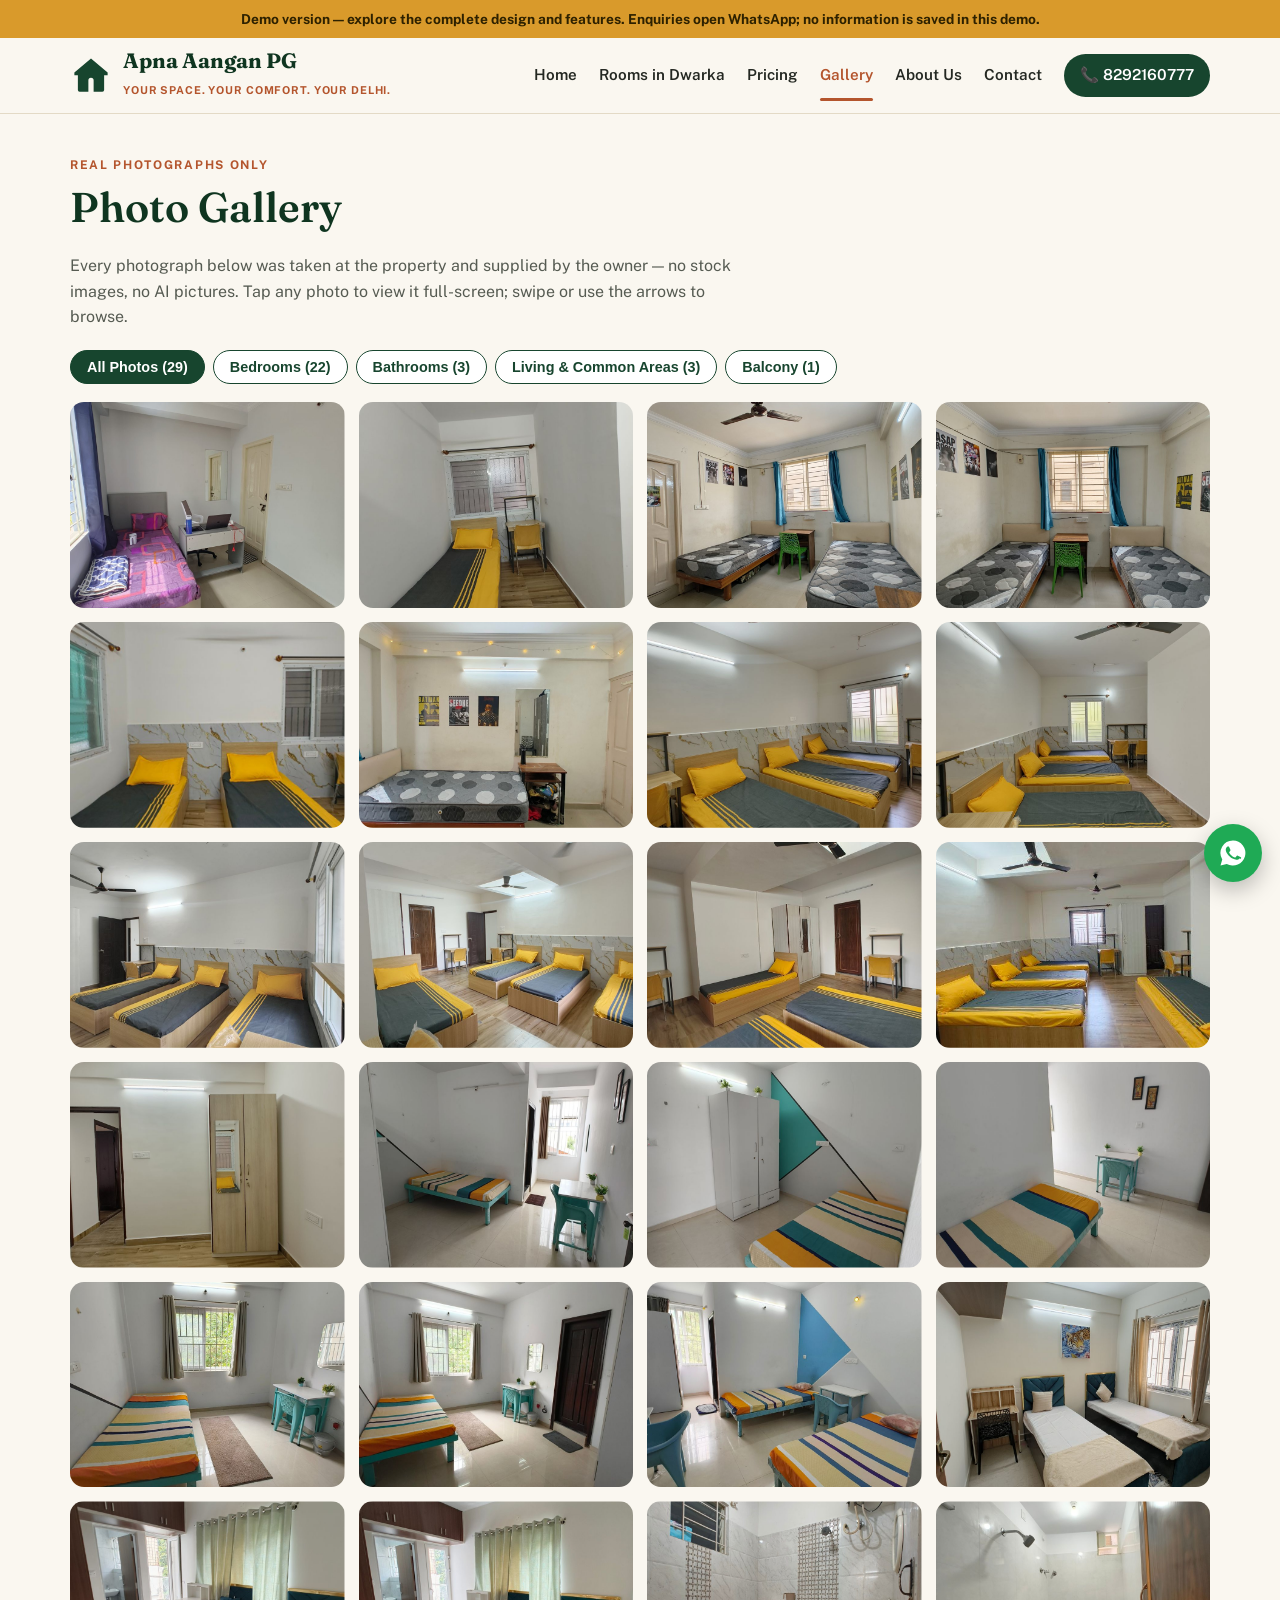
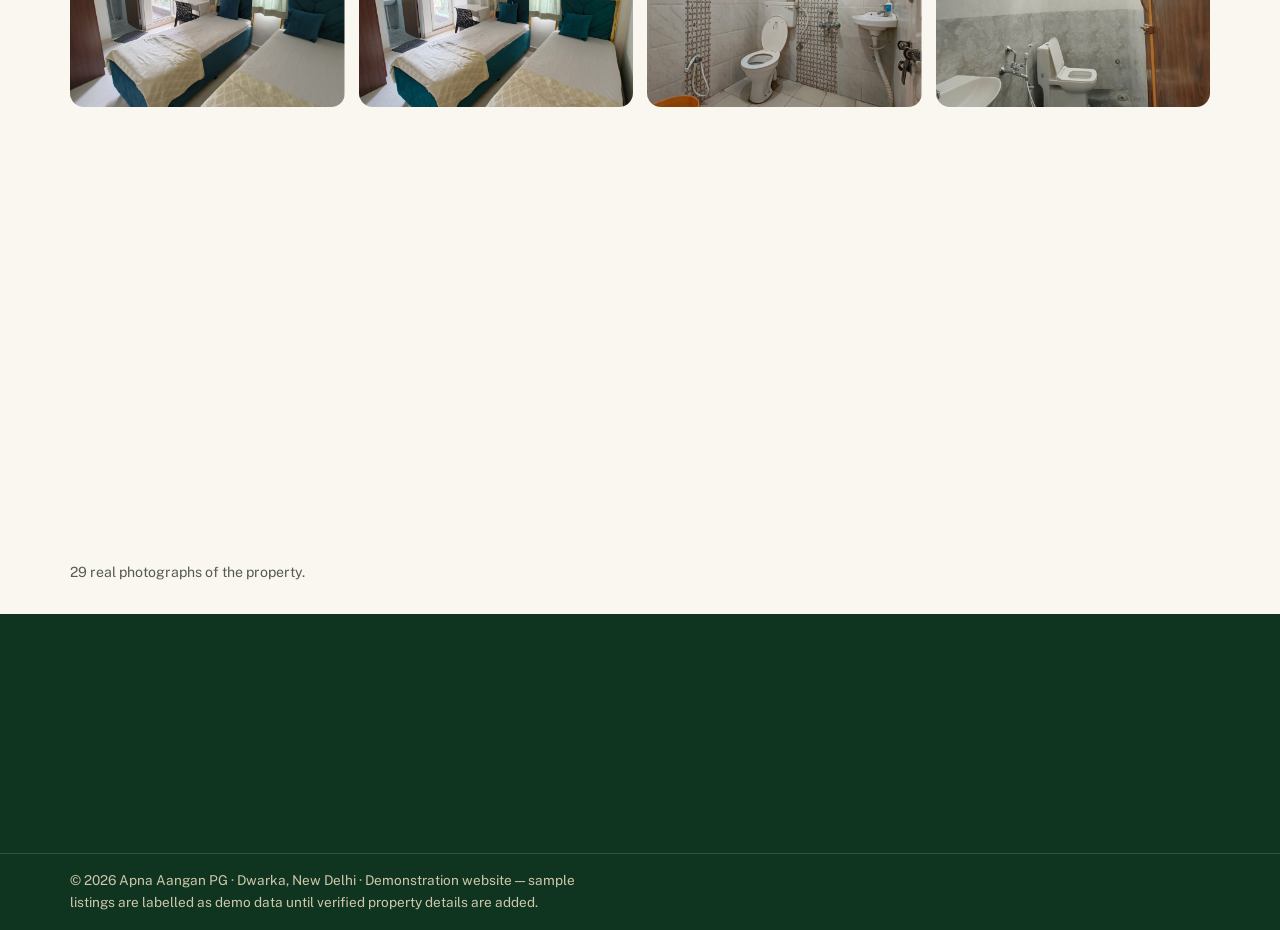
<file: gallery.html>
<!DOCTYPE html>
<html lang="en">
<head>
<meta charset="UTF-8">
<meta name="viewport" content="width=device-width, initial-scale=1.0">
<title>Photo Gallery — Real PG Rooms in Dwarka | Apna Aangan PG</title>
<meta name="description" content="Real photographs of Apna Aangan PG rooms in Dwarka, New Delhi — bedrooms, bathrooms, living areas and balcony. No stock photos: every picture is of the actual property.">
<meta property="og:title" content="Photo Gallery — Apna Aangan PG, Dwarka">
<meta property="og:description" content="Real photos of our PG rooms in Dwarka — bedrooms, bathrooms, living areas and more.">
<link rel="preconnect" href="https://fonts.googleapis.com">
<link href="https://fonts.googleapis.com/css2?family=Fraunces:wght@500;600;700&family=Public+Sans:wght@400;600;700;800&display=swap" rel="stylesheet">
<link rel="stylesheet" href="styles.css">
</head>
<body>
<section class="section" style="padding:42px 0 16px">
  <div class="container">
    <p class="eyebrow">Real Photographs Only</p>
    <h1 style="font-size:clamp(1.8rem,4vw,2.6rem)">Photo Gallery</h1>
    <p class="muted" style="max-width:680px">Every photograph below was taken at the property and supplied by the owner — no stock images, no AI pictures. Tap any photo to view it full-screen; swipe or use the arrows to browse.</p>
    <div class="gal-chips" id="galChips"></div>
    <div class="gal-grid" id="galGrid"></div>
    <p class="muted small" id="galCount" style="margin-top:14px"></p>
  </div>
</section>
<div class="lightbox" id="lightbox" role="dialog" aria-label="Photo viewer">
  <button class="lb-x" id="lbClose" aria-label="Close">×</button>
  <button class="lb-nav" id="lbPrev" aria-label="Previous photo">‹</button>
  <img id="lbImg" alt="">
  <button class="lb-nav" id="lbNext" aria-label="Next photo">›</button>
  <p class="lb-cap" id="lbCap"></p>
</div>
<script src="demo-data.js"></script>
<script src="app.js"></script>
<script>
const PHOTOS = [{"src": "room-single.jpg", "cat": "bedrooms", "alt": "Single bedroom with bed, study desk and wardrobe — Bedroom at Apna Aangan PG, Dwarka, New Delhi"}, {"src": "room-single-2.jpg", "cat": "bedrooms", "alt": "Single bedroom with study desk and window — Bedroom at Apna Aangan PG, Dwarka, New Delhi"}, {"src": "room-double-1.jpg", "cat": "bedrooms", "alt": "Double-sharing bedroom with two beds — Bedroom at Apna Aangan PG, Dwarka, New Delhi"}, {"src": "room-double-2.jpg", "cat": "bedrooms", "alt": "Double-sharing bedroom, two single beds with wardrobes — Bedroom at Apna Aangan PG, Dwarka, New Delhi"}, {"src": "room-double-3.jpg", "cat": "bedrooms", "alt": "Double-sharing bedroom with beds and storage — Bedroom at Apna Aangan PG, Dwarka, New Delhi"}, {"src": "room-spacious.jpg", "cat": "bedrooms", "alt": "Spacious bedroom with large windows — Bedroom at Apna Aangan PG, Dwarka, New Delhi"}, {"src": "room-triple-1.jpg", "cat": "bedrooms", "alt": "Triple-sharing bedroom with three beds — Bedroom at Apna Aangan PG, Dwarka, New Delhi"}, {"src": "room-triple-2.jpg", "cat": "bedrooms", "alt": "Triple-sharing bedroom, view from the door — Bedroom at Apna Aangan PG, Dwarka, New Delhi"}, {"src": "room-triple-3.jpg", "cat": "bedrooms", "alt": "Triple-sharing bedroom with three beds along the wall — Bedroom at Apna Aangan PG, Dwarka, New Delhi"}, {"src": "room-quad-1.jpg", "cat": "bedrooms", "alt": "Large group-sharing bedroom with four beds — Bedroom at Apna Aangan PG, Dwarka, New Delhi"}, {"src": "room-large-1.jpg", "cat": "bedrooms", "alt": "Large shared bedroom with wardrobes — Bedroom at Apna Aangan PG, Dwarka, New Delhi"}, {"src": "room-large-2.jpg", "cat": "bedrooms", "alt": "Large shared bedroom, wide view — Bedroom at Apna Aangan PG, Dwarka, New Delhi"}, {"src": "room-wardrobe-1.jpg", "cat": "bedrooms", "alt": "Bedroom wardrobe and storage area — Bedroom at Apna Aangan PG, Dwarka, New Delhi"}, {"src": "budget-single-1.jpg", "cat": "bedrooms", "alt": "Single bedroom with desk and wardrobe — Bedroom at Apna Aangan PG, Dwarka, New Delhi"}, {"src": "budget-single-2.jpg", "cat": "bedrooms", "alt": "Single bedroom with wardrobe and mirror — Bedroom at Apna Aangan PG, Dwarka, New Delhi"}, {"src": "budget-single-3.jpg", "cat": "bedrooms", "alt": "Single bedroom with study desk — Bedroom at Apna Aangan PG, Dwarka, New Delhi"}, {"src": "budget-single-4.jpg", "cat": "bedrooms", "alt": "Bright single bedroom with large window — Bedroom at Apna Aangan PG, Dwarka, New Delhi"}, {"src": "budget-single-5.jpg", "cat": "bedrooms", "alt": "Single bedroom, door-side view — Bedroom at Apna Aangan PG, Dwarka, New Delhi"}, {"src": "budget-double-1.jpg", "cat": "bedrooms", "alt": "Double-sharing bedroom with blue accent wall — Bedroom at Apna Aangan PG, Dwarka, New Delhi"}, {"src": "studio-double-1.jpg", "cat": "bedrooms", "alt": "Premium studio bedroom with teal headboards — Bedroom at Apna Aangan PG, Dwarka, New Delhi"}, {"src": "studio-double-2.jpg", "cat": "bedrooms", "alt": "Premium studio bedroom with balcony door — Bedroom at Apna Aangan PG, Dwarka, New Delhi"}, {"src": "studio-double-3.jpg", "cat": "bedrooms", "alt": "Premium studio bedroom, alternate view — Bedroom at Apna Aangan PG, Dwarka, New Delhi"}, {"src": "bathroom.jpg", "cat": "bathrooms", "alt": "Attached bathroom with western WC and shower — Apna Aangan PG, Dwarka"}, {"src": "bathroom-2.jpg", "cat": "bathrooms", "alt": "Bathroom with shower and fittings — Apna Aangan PG, Dwarka"}, {"src": "studio-bathroom-1.jpg", "cat": "bathrooms", "alt": "Premium bathroom with marble-finish tiles — Apna Aangan PG, Dwarka"}, {"src": "studio-living-1.jpg", "cat": "living", "alt": "Living and study area with TV unit and mini-fridge — Apna Aangan PG, Dwarka"}, {"src": "studio-living-2.jpg", "cat": "living", "alt": "Living area with sofa and study desk — Apna Aangan PG, Dwarka"}, {"src": "studio-living-3.jpg", "cat": "living", "alt": "Living area with kitchenette counter — Apna Aangan PG, Dwarka"}, {"src": "studio-balcony-1.jpg", "cat": "balcony", "alt": "Balcony door and outdoor view from the studio room — Apna Aangan PG, Dwarka"}];
const CATS = [['all', 'All Photos'], ['bedrooms', 'Bedrooms'], ['bathrooms', 'Bathrooms'], ['living', 'Living & Common Areas'], ['balcony', 'Balcony']];
let curCat = 'all', curList = [], curIdx = 0;
function renderChips() {
  $('#galChips').innerHTML = CATS.filter(([k]) => k === 'all' || PHOTOS.some(p => p.cat === k)).map(([k, label]) =>
    `<button class="${k === curCat ? 'active' : ''}" onclick="setCat('${k}')">${label} (${k === 'all' ? PHOTOS.length : PHOTOS.filter(p => p.cat === k).length})</button>`).join('');
}
function setCat(k) {
  curCat = k; renderChips();
  curList = PHOTOS.filter(p => k === 'all' || p.cat === k);
  $('#galGrid').innerHTML = curList.map((p, i) => `<figure><img loading="lazy" src="${p.src}" alt="${esc(p.alt)}" onclick="openLb(${i})"></figure>`).join('');
  $('#galCount').textContent = curList.length + ' real photograph' + (curList.length === 1 ? '' : 's') + (k === 'all' ? ' of the property' : ' in this category') + '.';
}
function openLb(i) { curIdx = i; showLb(); $('#lightbox').classList.add('open'); }
function showLb() { const p = curList[curIdx]; const im = $('#lbImg'); im.classList.remove('lb-swap', 'lb-next', 'lb-prev'); void im.offsetWidth; im.src = p.src; im.alt = p.alt; im.classList.add(window.__lbDir ? (window.__lbDir > 0 ? 'lb-next' : 'lb-prev') : 'lb-swap'); window.__lbDir = 0; $('#lbCap').textContent = p.alt + ' · ' + (curIdx + 1) + ' / ' + curList.length; }
function stepLb(d) { window.__lbDir = d; curIdx = (curIdx + d + curList.length) % curList.length; showLb(); }
$('#lbClose').addEventListener('click', () => $('#lightbox').classList.remove('open'));
$('#lbPrev').addEventListener('click', () => stepLb(-1));
$('#lbNext').addEventListener('click', () => stepLb(1));
document.addEventListener('keydown', (e) => { if (!$('#lightbox').classList.contains('open')) return; if (e.key === 'Escape') $('#lightbox').classList.remove('open'); if (e.key === 'ArrowLeft') stepLb(-1); if (e.key === 'ArrowRight') stepLb(1); });
let touchX = null;
$('#lightbox').addEventListener('touchstart', (e) => { touchX = e.changedTouches[0].clientX; }, { passive: true });
$('#lightbox').addEventListener('touchend', (e) => { if (touchX === null) return; const dx = e.changedTouches[0].clientX - touchX; if (Math.abs(dx) > 40) stepLb(dx < 0 ? 1 : -1); touchX = null; }, { passive: true });
(async () => { await aapInit('gallery'); setCat('all'); })();
</script>
</body>
</html>
</file>
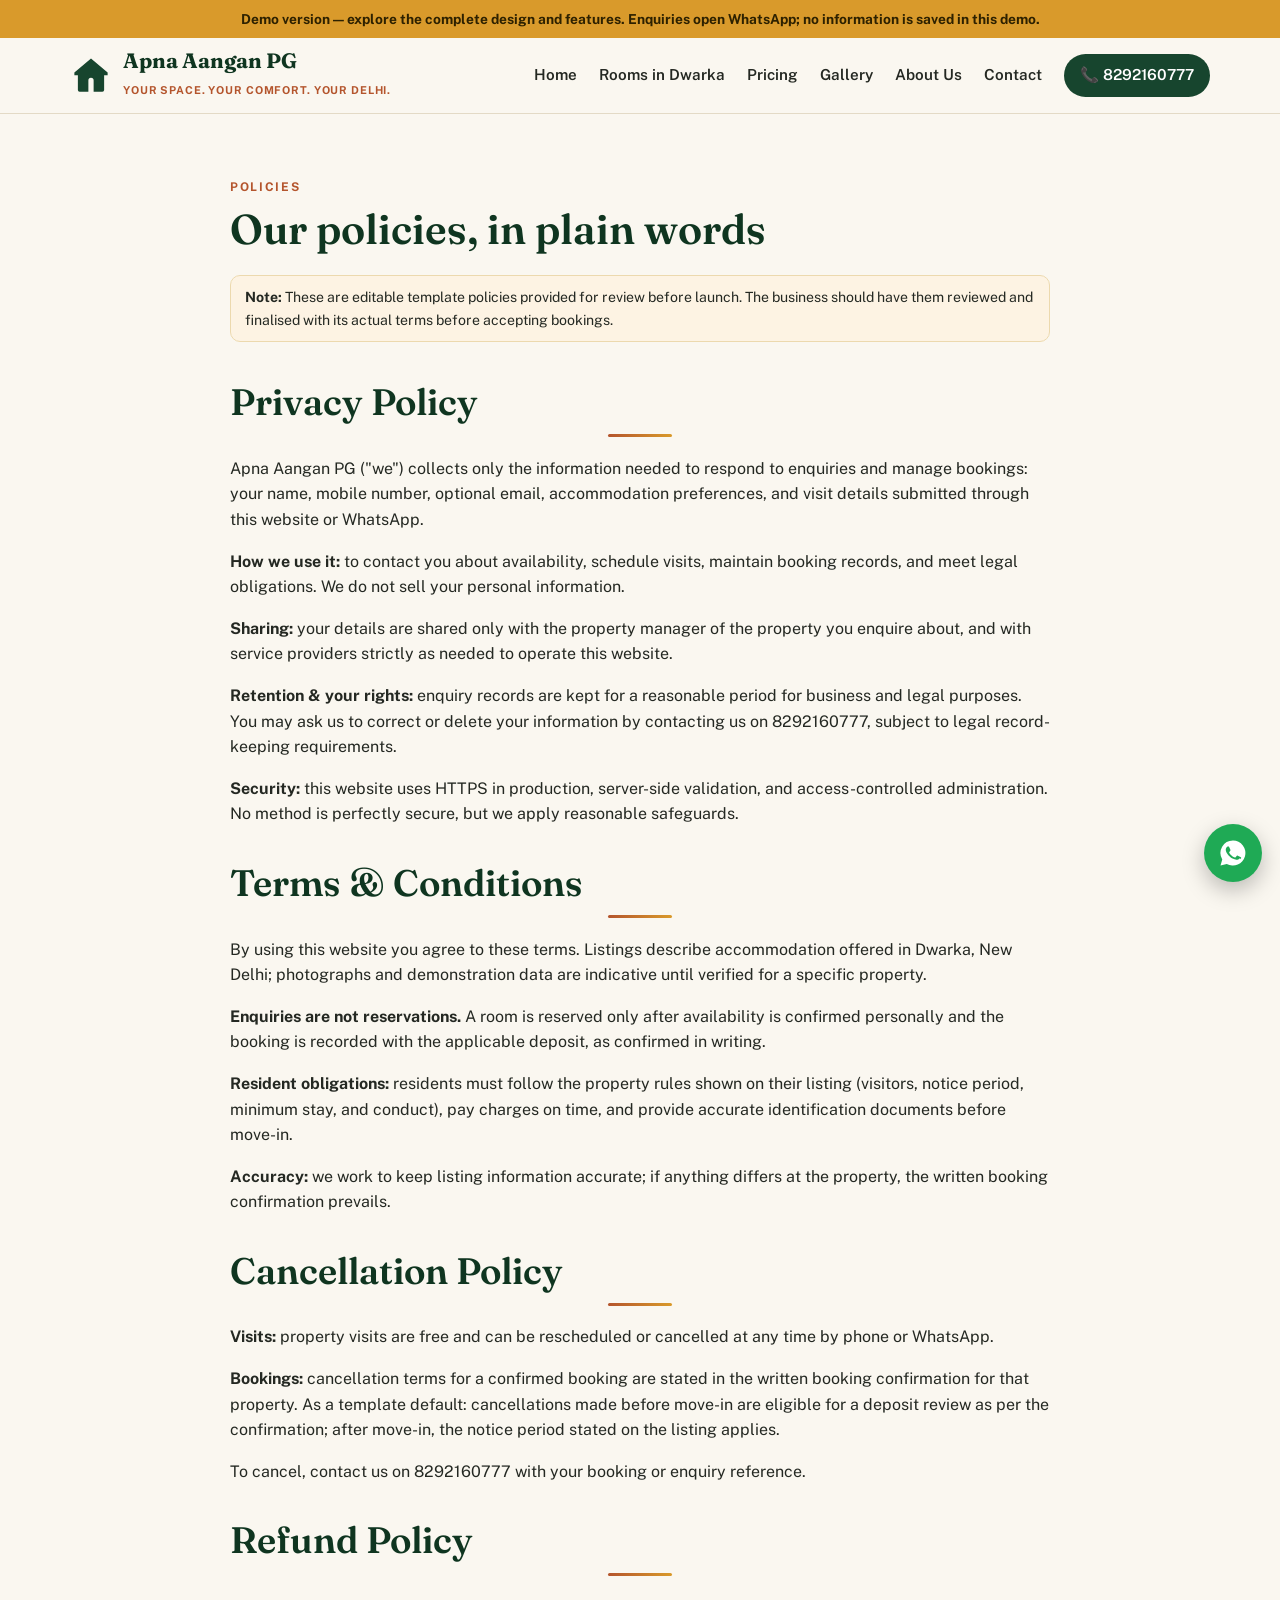
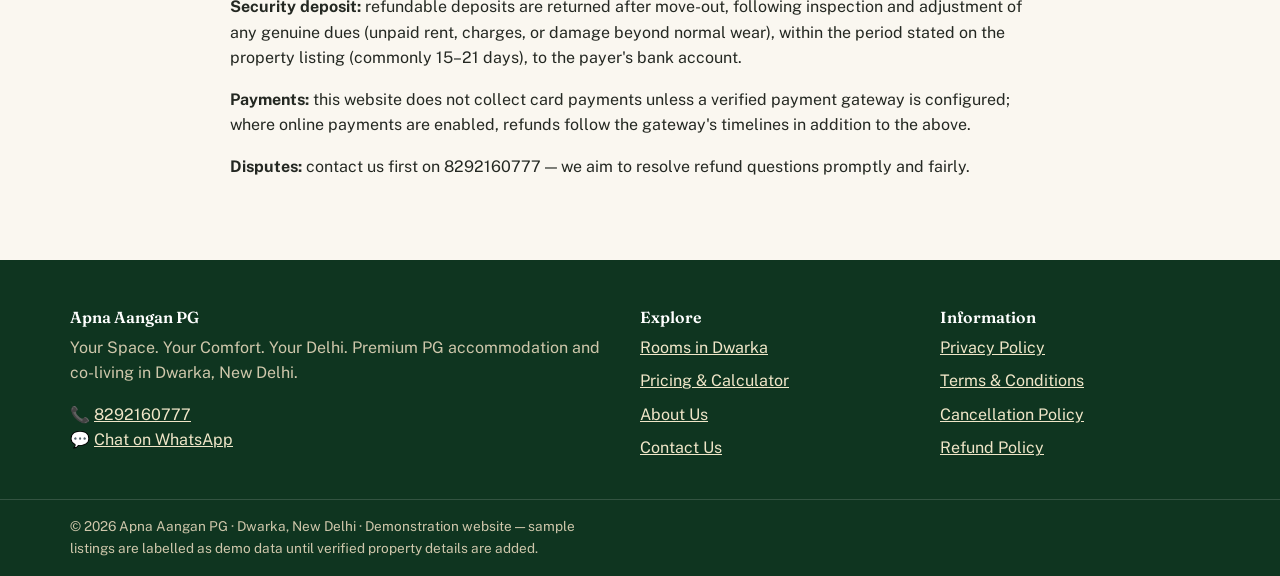
<file: policies.html>
<!DOCTYPE html>
<html lang="en">
<head>
<meta charset="UTF-8">
<meta name="viewport" content="width=device-width, initial-scale=1.0">
<title>Privacy, Terms, Cancellation & Refund Policies — Apna Aangan PG</title>
<meta name="description" content="Privacy Policy, Terms & Conditions, Cancellation Policy and Refund Policy for Apna Aangan PG, Dwarka New Delhi. Editable templates for review before launch.">
<link rel="preconnect" href="https://fonts.googleapis.com">
<link href="https://fonts.googleapis.com/css2?family=Fraunces:wght@500;600;700&family=Public+Sans:wght@400;600;700;800&display=swap" rel="stylesheet">
<link rel="stylesheet" href="styles.css">
</head>
<body>
<section class="section">
  <div class="container" style="max-width:860px">
    <p class="eyebrow">Policies</p>
    <h1 style="font-size:clamp(1.9rem,4vw,2.6rem)">Our policies, in plain words</h1>
    <div class="form-note"><strong>Note:</strong> These are editable template policies provided for review before launch. The business should have them reviewed and finalised with its actual terms before accepting bookings.</div>

    <h2 id="privacy" style="margin-top:38px">Privacy Policy</h2>
    <p>Apna Aangan PG ("we") collects only the information needed to respond to enquiries and manage bookings: your name, mobile number, optional email, accommodation preferences, and visit details submitted through this website or WhatsApp.</p>
    <p><strong>How we use it:</strong> to contact you about availability, schedule visits, maintain booking records, and meet legal obligations. We do not sell your personal information.</p>
    <p><strong>Sharing:</strong> your details are shared only with the property manager of the property you enquire about, and with service providers strictly as needed to operate this website.</p>
    <p><strong>Retention & your rights:</strong> enquiry records are kept for a reasonable period for business and legal purposes. You may ask us to correct or delete your information by contacting us on 8292160777, subject to legal record-keeping requirements.</p>
    <p><strong>Security:</strong> this website uses HTTPS in production, server-side validation, and access-controlled administration. No method is perfectly secure, but we apply reasonable safeguards.</p>

    <h2 id="terms" style="margin-top:34px">Terms & Conditions</h2>
    <p>By using this website you agree to these terms. Listings describe accommodation offered in Dwarka, New Delhi; photographs and demonstration data are indicative until verified for a specific property.</p>
    <p><strong>Enquiries are not reservations.</strong> A room is reserved only after availability is confirmed personally and the booking is recorded with the applicable deposit, as confirmed in writing.</p>
    <p><strong>Resident obligations:</strong> residents must follow the property rules shown on their listing (visitors, notice period, minimum stay, and conduct), pay charges on time, and provide accurate identification documents before move-in.</p>
    <p><strong>Accuracy:</strong> we work to keep listing information accurate; if anything differs at the property, the written booking confirmation prevails.</p>

    <h2 id="cancellation" style="margin-top:34px">Cancellation Policy</h2>
    <p><strong>Visits:</strong> property visits are free and can be rescheduled or cancelled at any time by phone or WhatsApp.</p>
    <p><strong>Bookings:</strong> cancellation terms for a confirmed booking are stated in the written booking confirmation for that property. As a template default: cancellations made before move-in are eligible for a deposit review as per the confirmation; after move-in, the notice period stated on the listing applies.</p>
    <p>To cancel, contact us on 8292160777 with your booking or enquiry reference.</p>

    <h2 id="refund" style="margin-top:34px">Refund Policy</h2>
    <p><strong>Security deposit:</strong> refundable deposits are returned after move-out, following inspection and adjustment of any genuine dues (unpaid rent, charges, or damage beyond normal wear), within the period stated on the property listing (commonly 15–21 days), to the payer's bank account.</p>
    <p><strong>Payments:</strong> this website does not collect card payments unless a verified payment gateway is configured; where online payments are enabled, refunds follow the gateway's timelines in addition to the above.</p>
    <p><strong>Disputes:</strong> contact us first on 8292160777 — we aim to resolve refund questions promptly and fairly.</p>
  </div>
</section>
<script src="demo-data.js"></script>
<script src="app.js"></script>
<script>aapInit('');</script>
</body>
</html>
</file>
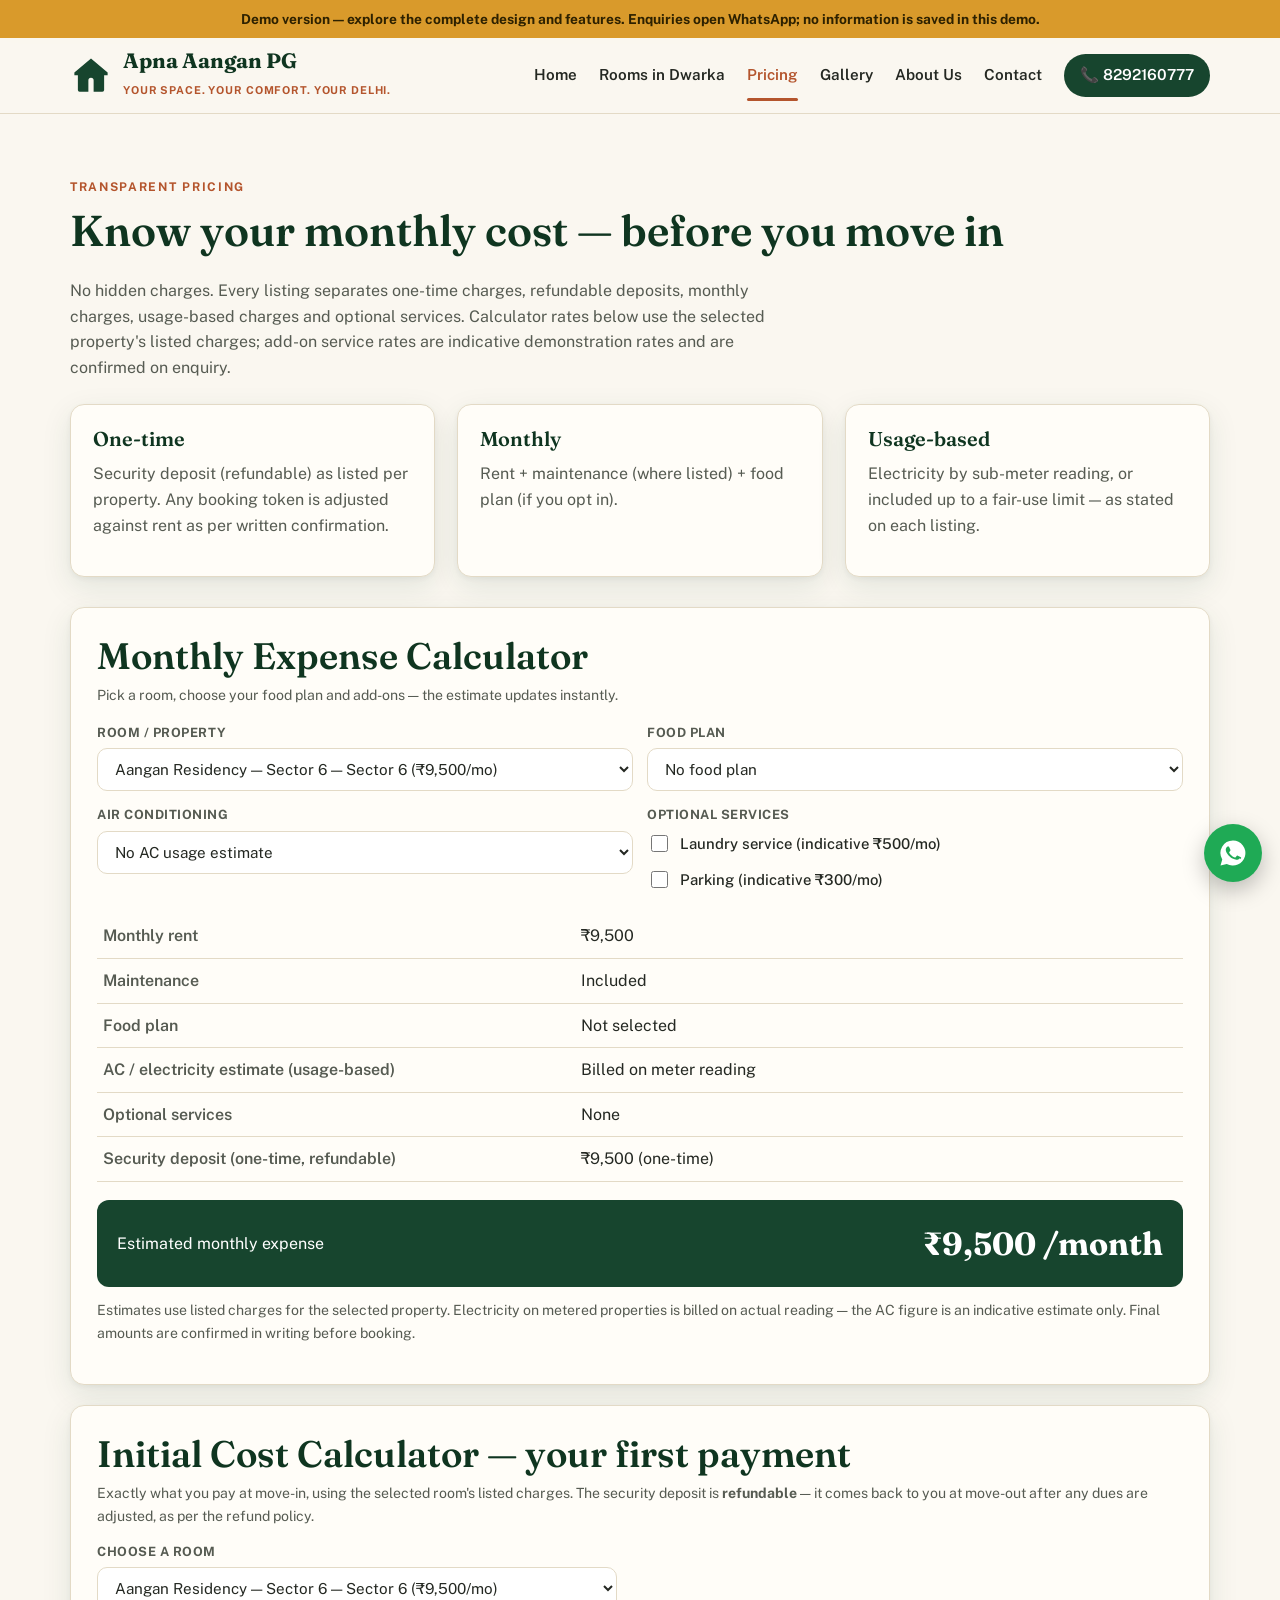
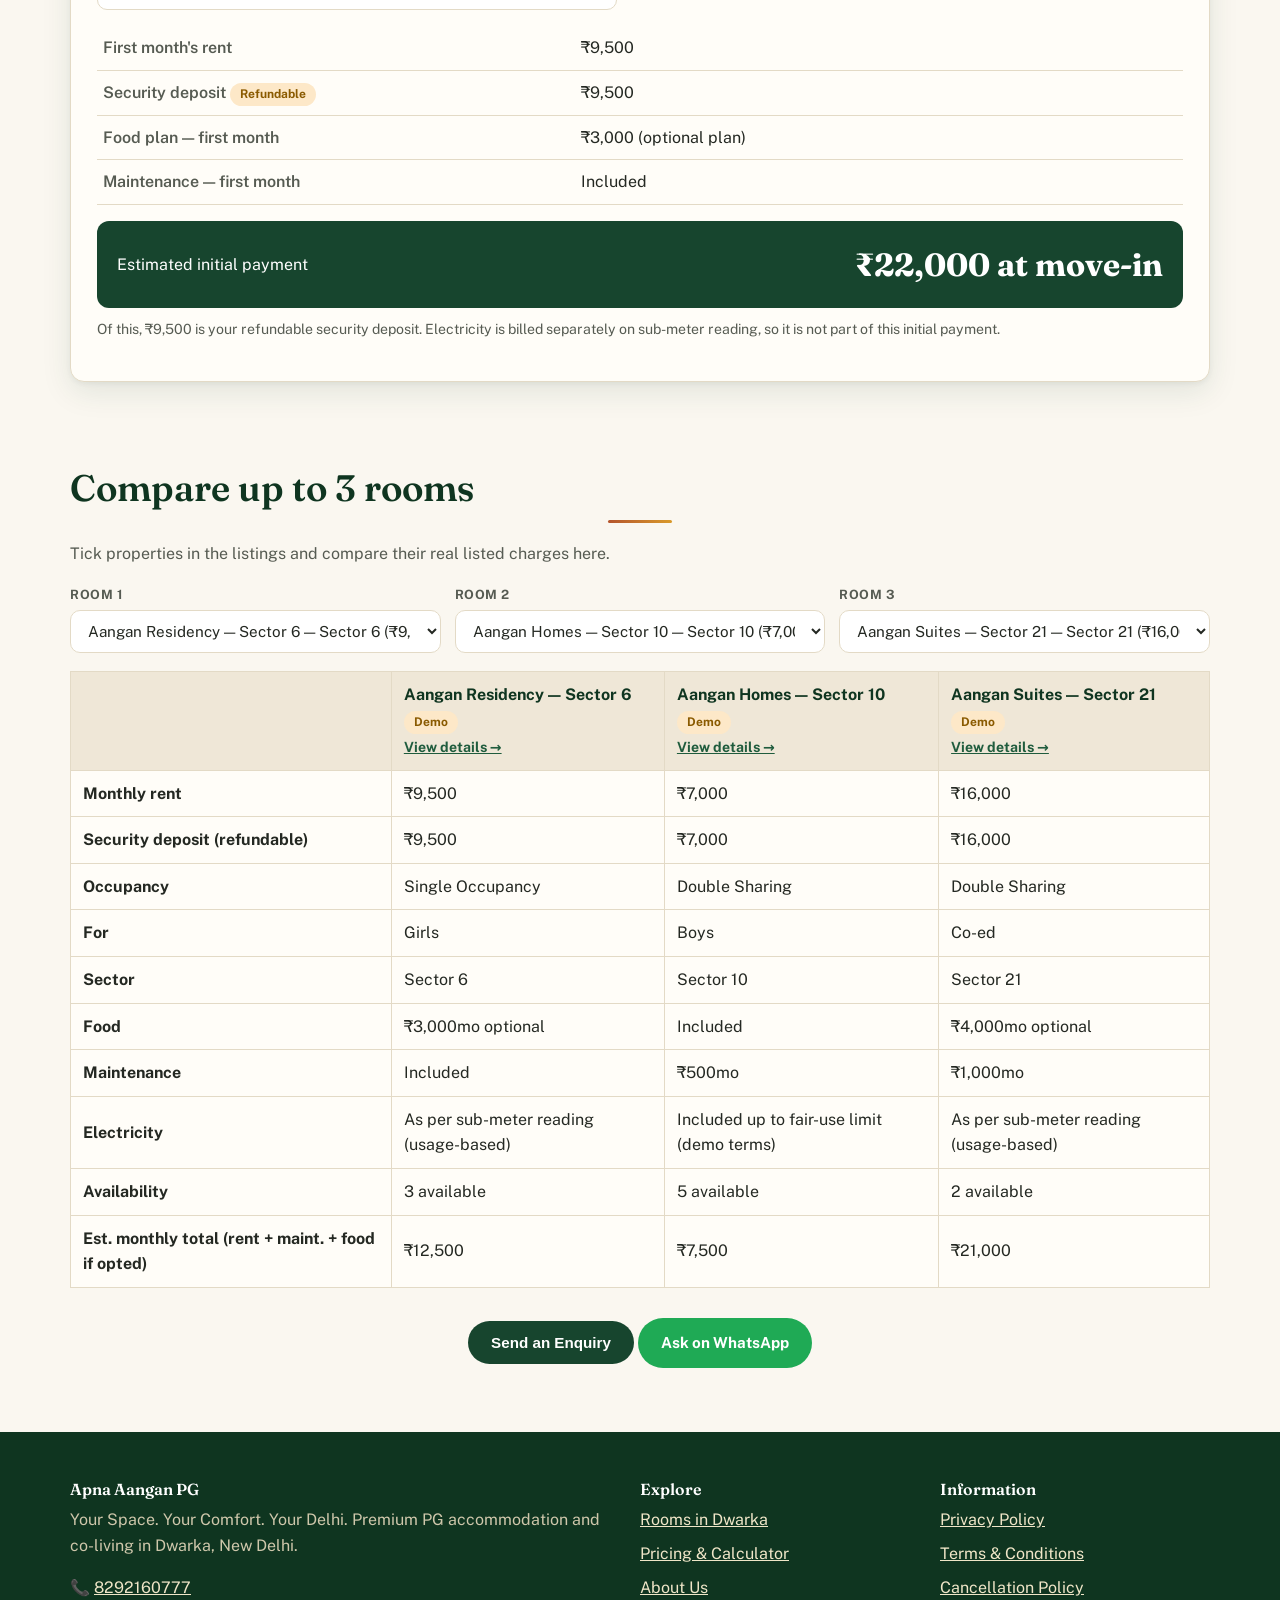
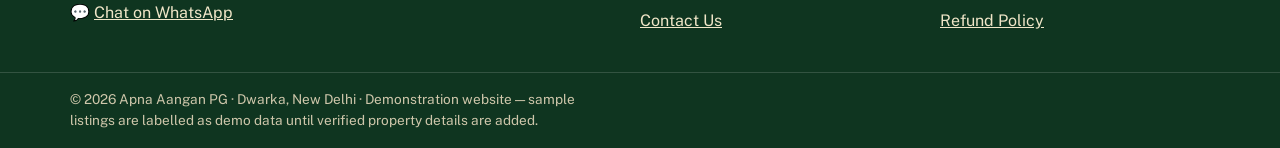
<file: pricing.html>
<!DOCTYPE html>
<html lang="en">
<head>
<meta charset="UTF-8">
<meta name="viewport" content="width=device-width, initial-scale=1.0">
<title>Pricing & Monthly Expense Calculator — Apna Aangan PG, Dwarka</title>
<meta name="description" content="Transparent PG pricing in Dwarka: rent, refundable deposit, electricity, food and maintenance explained. Estimate your monthly expense and compare rooms side by side.">
<link rel="preconnect" href="https://fonts.googleapis.com">
<link href="https://fonts.googleapis.com/css2?family=Fraunces:wght@500;600;700&family=Public+Sans:wght@400;600;700;800&display=swap" rel="stylesheet">
<link rel="stylesheet" href="styles.css">
</head>
<body>
<section class="section" style="padding-bottom:30px">
  <div class="container">
    <p class="eyebrow">Transparent Pricing</p>
    <h1 style="font-size:clamp(1.9rem,4vw,2.7rem)">Know your monthly cost — before you move in</h1>
    <p class="muted" style="max-width:700px">No hidden charges. Every listing separates one-time charges, refundable deposits, monthly charges, usage-based charges and optional services. Calculator rates below use the selected property's listed charges; add-on service rates are indicative demonstration rates and are confirmed on enquiry.</p>
    <div class="grid grid-3" style="margin-top:24px">
      <div class="amen-card"><h3>One-time</h3><p class="muted">Security deposit (refundable) as listed per property. Any booking token is adjusted against rent as per written confirmation.</p></div>
      <div class="amen-card"><h3>Monthly</h3><p class="muted">Rent + maintenance (where listed) + food plan (if you opt in).</p></div>
      <div class="amen-card"><h3>Usage-based</h3><p class="muted">Electricity by sub-meter reading, or included up to a fair-use limit — as stated on each listing.</p></div>
    </div>
  </div>
</section>

<section style="padding-bottom:20px">
  <div class="container">
    <div class="calc">
      <h2 style="margin-bottom:6px">Monthly Expense Calculator</h2>
      <p class="muted small">Pick a room, choose your food plan and add-ons — the estimate updates instantly.</p>
      <div class="form-grid" style="margin-top:16px">
        <div class="field"><label>Room / Property</label><select id="cProp"></select></div>
        <div class="field"><label>Food Plan</label><select id="cFood"><option value="none">No food plan</option><option value="plan">Property food plan</option></select></div>
      </div>
      <div class="form-grid" style="margin-top:14px">
        <div class="field"><label>Air Conditioning</label><select id="cAc"><option value="0">No AC usage estimate</option><option value="800">Moderate AC use (indicative +₹800)</option><option value="1500">Heavy AC use (indicative +₹1,500)</option></select></div>
        <div class="field"><label>Optional Services</label>
          <div class="checks" style="margin-top:6px">
            <label><input type="checkbox" class="cSvc" value="500"> Laundry service (indicative ₹500/mo)</label>
            <label><input type="checkbox" class="cSvc" value="300"> Parking (indicative ₹300/mo)</label>
          </div></div>
      </div>
      <table class="info" style="margin-top:18px">
        <tr><td>Monthly rent</td><td id="cRent">—</td></tr>
        <tr><td>Maintenance</td><td id="cMaint">—</td></tr>
        <tr><td>Food plan</td><td id="cFoodAmt">—</td></tr>
        <tr><td>AC / electricity estimate (usage-based)</td><td id="cAcAmt">—</td></tr>
        <tr><td>Optional services</td><td id="cSvcAmt">—</td></tr>
        <tr><td>Security deposit (one-time, refundable)</td><td id="cDeposit">—</td></tr>
      </table>
      <div class="calc-total" style="margin-top:18px"><span>Estimated monthly expense</span><span class="amt" id="cTotal">—</span></div>
      <p class="small muted" style="margin-top:12px">Estimates use listed charges for the selected property. Electricity on metered properties is billed on actual reading — the AC figure is an indicative estimate only. Final amounts are confirmed in writing before booking.</p>
    </div>
  </div>
</section>


<section style="padding-bottom:20px">
  <div class="container">
    <div class="calc">
      <h2 style="margin-bottom:6px">Initial Cost Calculator — your first payment</h2>
      <p class="muted small">Exactly what you pay at move-in, using the selected room's listed charges. The security deposit is <b>refundable</b> — it comes back to you at move-out after any dues are adjusted, as per the refund policy.</p>
      <div class="field" style="max-width:520px"><label>Choose a room</label><select id="iProp"></select></div>
      <table class="info" style="margin-top:16px">
        <tr><td>First month's rent</td><td id="iRent">—</td></tr>
        <tr><td>Security deposit <span class="pill new">Refundable</span></td><td id="iDeposit">—</td></tr>
        <tr><td>Food plan — first month</td><td id="iFood">—</td></tr>
        <tr><td>Maintenance — first month</td><td id="iMaint">—</td></tr>
        <tr id="iTokenRow" style="display:none"><td>Booking token paid online (adjusted against rent)</td><td id="iToken">—</td></tr>
      </table>
      <div class="calc-total" style="margin-top:16px"><span>Estimated initial payment</span><span class="amt" id="iTotal">—</span></div>
      <p class="small muted" id="iNote" style="margin-top:10px"></p>
    </div>
  </div>
</section>
<section class="section">
  <div class="container">
    <h2>Compare up to 3 rooms</h2>
    <p class="muted">Tick properties in the listings and compare their real listed charges here.</p>
    <div class="form-grid" style="grid-template-columns:1fr 1fr 1fr;margin:18px 0" id="cmpPickers">
      <div class="field"><label>Room 1</label><select class="cmpSel"></select></div>
      <div class="field"><label>Room 2</label><select class="cmpSel"></select></div>
      <div class="field"><label>Room 3</label><select class="cmpSel"></select></div>
    </div>
    <div style="overflow-x:auto"><table class="compare" id="cmpTable"></table></div>
    <div class="center" style="margin-top:30px">
      <button class="btn btn-primary" onclick="openEnquiry()">Send an Enquiry</button>
      <a class="btn btn-wa" id="pricingWa" target="_blank" rel="noopener" href="#">Ask on WhatsApp</a>
    </div>
  </div>
</section>
<script src="demo-data.js"></script>
<script src="app.js"></script>
<script>
function calc() {
  const p = AAP.properties.find(x => x.id === Number($('#cProp').value));
  if (!p) return;
  const food = $('#cFood').value === 'plan' ? (p.food_included ? 0 : p.food_charge) : 0;
  const ac = Number($('#cAc').value);
  const svc = $$('.cSvc').filter(c => c.checked).reduce((s, c) => s + Number(c.value), 0);
  $('#cRent').textContent = inr(p.rent);
  $('#cMaint').textContent = p.maintenance_charge ? inr(p.maintenance_charge) : 'Included';
  $('#cFoodAmt').textContent = $('#cFood').value === 'plan' ? (p.food_included ? 'Included in rent' : inr(p.food_charge)) : 'Not selected';
  $('#cAcAmt').textContent = ac ? inr(ac) + ' (estimate)' : (p.electricity.toLowerCase().includes('included') ? 'Included (fair use)' : 'Billed on meter reading');
  $('#cSvcAmt').textContent = svc ? inr(svc) : 'None';
  $('#cDeposit').textContent = inr(p.deposit) + ' (one-time)';
  { const ct = p.rent + p.maintenance_charge + food + ac + svc; if (window.tweenAmt) tweenAmt($('#cTotal'), ct, v => inr(v) + ' /month'); else $('#cTotal').textContent = inr(ct) + ' /month'; }
}
function compare() {
  const picks = $$('.cmpSel').map(s => AAP.properties.find(x => x.id === Number(s.value))).filter(Boolean);
  const rows = [
    ['Monthly rent', p => inr(p.rent)],
    ['Security deposit (refundable)', p => inr(p.deposit)],
    ['Occupancy', p => p.occupancy],
    ['For', p => p.gender_policy],
    ['Sector', p => p.sector],
    ['Food', p => p.food_included ? 'Included' : (p.food_charge ? inr(p.food_charge) + 'mo optional' : 'Not provided')],
    ['Maintenance', p => p.maintenance_charge ? inr(p.maintenance_charge) + 'mo' : 'Included'],
    ['Electricity', p => p.electricity],
    ['Availability', p => p.available_rooms > 0 ? p.available_rooms + ' available' : 'Currently full'],
    ['Est. monthly total (rent + maint. + food if opted)', p => inr(p.rent + p.maintenance_charge + (p.food_included ? 0 : p.food_charge))]
  ];
  $('#cmpTable').innerHTML = '<tr><th></th>' + picks.map(p => `<th>${esc(p.name.replace(/ \(Demo\)$/, ''))}${p.is_demo ? ' <span class="pill new">Demo</span>' : ''}<br><a class="small" href="property.html?id=${p.id}">View details →</a></th>`).join('') + '</tr>' +
    rows.map(([label, fn]) => `<tr><td><strong>${label}</strong></td>${picks.map(p => `<td>${esc(fn(p))}</td>`).join('')}</tr>`).join('');
}
(async () => {
  await aapInit('pricing');
  const opts = AAP.properties.map(p => `<option value="${p.id}">${esc(p.name.replace(/ \(Demo\)$/, ''))} — ${esc(p.sector)} (${inr(p.rent)}/mo)</option>`).join('');
  $('#cProp').innerHTML = opts;
  $$('.cmpSel').forEach((s, i) => { s.innerHTML = opts; if (AAP.properties[i]) s.value = AAP.properties[i].id; s.addEventListener('change', compare); });
  ['cProp', 'cFood', 'cAc'].forEach(id => $('#' + id).addEventListener('change', calc));
  $$('.cSvc').forEach(c => c.addEventListener('change', calc));
  $('#pricingWa').href = waLink();

  let TOKEN = 0;
  if (typeof rzpConfig === 'function') { try { TOKEN = (await rzpConfig()).booking_token || 0; } catch {} }
  function initCalc() {
    const p = AAP.properties.find(x => x.id === Number($('#iProp').value));
    if (!p) return;
    const food = p.food_included ? 0 : (p.food_charge || 0);
    $('#iRent').textContent = inr(p.rent);
    $('#iDeposit').textContent = inr(p.deposit);
    $('#iFood').textContent = p.food_included ? 'Included in rent' : (p.food_charge ? inr(p.food_charge) + ' (optional plan)' : 'Not provided');
    $('#iMaint').textContent = p.maintenance_charge ? inr(p.maintenance_charge) : 'Included';
    const total = p.rent + p.deposit + food + (p.maintenance_charge || 0);
    if (TOKEN > 0) { $('#iTokenRow').style.display = ''; $('#iToken').textContent = '− ' + inr(TOKEN); if (window.tweenAmt) tweenAmt($('#iTotal'), total - TOKEN, v => inr(v) + ' at move-in (+ ' + inr(TOKEN) + ' token online)'); else $('#iTotal').textContent = inr(total - TOKEN) + ' at move-in (+ ' + inr(TOKEN) + ' token online)'; }
    else { if (window.tweenAmt) tweenAmt($('#iTotal'), total, v => inr(v) + ' at move-in'); else $('#iTotal').textContent = inr(total) + ' at move-in'; }
    $('#iNote').textContent = 'Of this, ' + inr(p.deposit) + ' is your refundable security deposit. Electricity is ' + (p.electricity.toLowerCase().includes('included') ? 'included up to the fair-use limit stated on the listing.' : 'billed separately on sub-meter reading, so it is not part of this initial payment.');
  }
  $('#iProp').innerHTML = opts;
  $('#iProp').addEventListener('change', initCalc);
  initCalc();
  calc(); compare();
})();
</script>
</body>
</html>
</file>
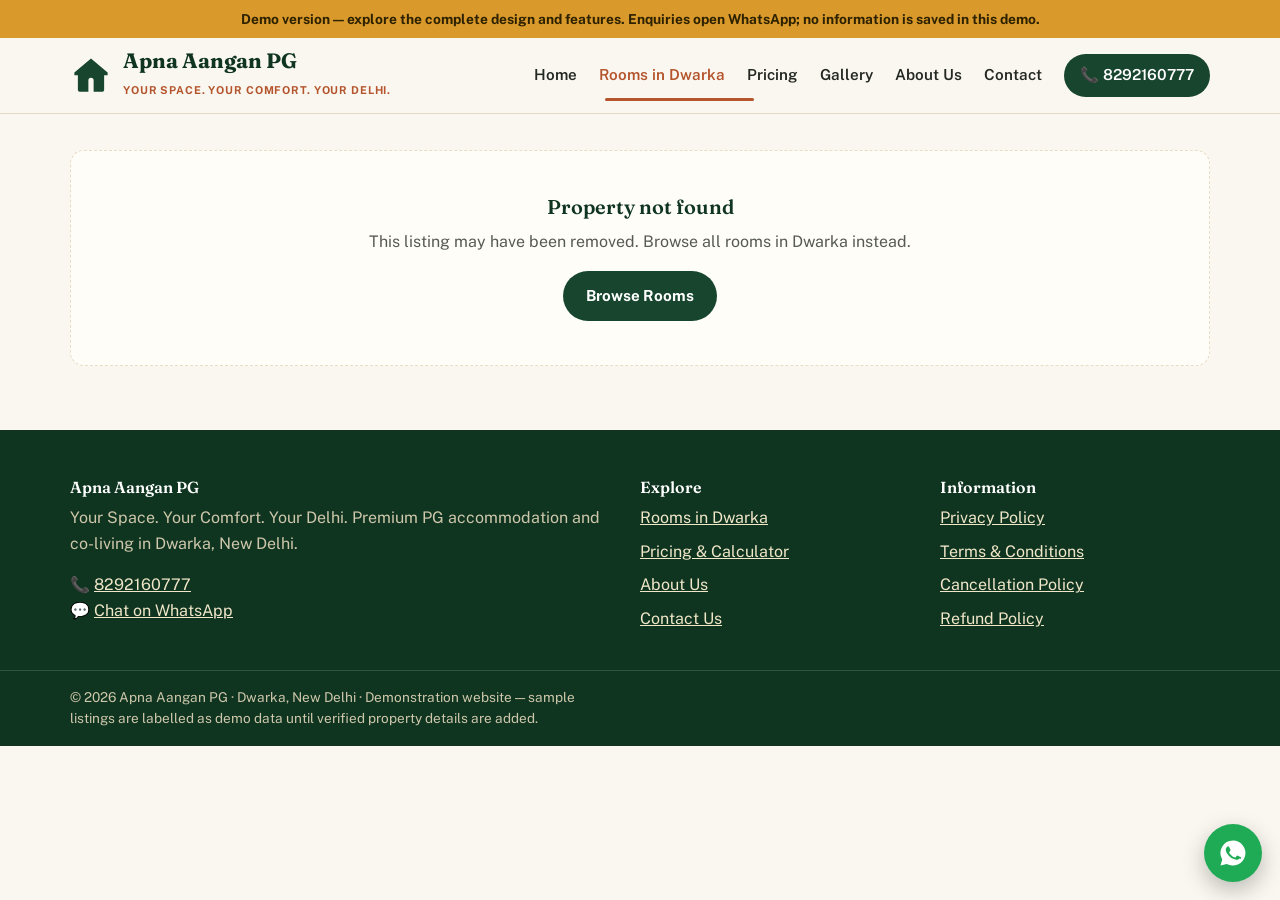
<file: property.html>
<!DOCTYPE html>
<html lang="en">
<head>
<meta charset="UTF-8">
<meta name="viewport" content="width=device-width, initial-scale=1.0">
<title>Property Details — Apna Aangan PG, Dwarka</title>
<meta name="description" content="Full property details: photos, rent, deposit, amenities, house rules, location and booking actions for this PG in Dwarka, New Delhi.">
<link rel="preconnect" href="https://fonts.googleapis.com">
<link href="https://fonts.googleapis.com/css2?family=Fraunces:wght@500;600;700&family=Public+Sans:wght@400;600;700;800&display=swap" rel="stylesheet">
<link rel="stylesheet" href="styles.css">
</head>
<body>
<section class="section" style="padding-top:36px">
  <div class="container" id="detailWrap"><div class="skeleton" style="min-height:420px"></div></div>
</section>
<div class="mobile-bar" id="mobileBar" style="display:none">
  <a id="mbCall" href="#">📞 Call</a>
  <a class="wa" id="mbWa" target="_blank" rel="noopener" href="#">💬 WhatsApp</a>
  <a href="#" id="mbVisit">📅 Book a Visit</a>
</div>
<script src="demo-data.js"></script>
<script src="app.js"></script>
<script>
let PROP = null;
async function saveProperty(btn) {
  const key = 'aap_demo_saved';
  let saved = [];
  try { saved = JSON.parse(localStorage.getItem(key) || '[]'); } catch (e) { saved = []; }
  const has = saved.includes(PROP.id);
  saved = has ? saved.filter(id => id !== PROP.id) : [...saved, PROP.id];
  localStorage.setItem(key, JSON.stringify(saved));
  btn.textContent = has ? '♡ Save on This Device' : '♥ Saved on This Device';
  toast(has ? 'Removed from this device' : 'Saved on this device (demo)');
}
(async () => {
  await aapInit('rooms');
  const id = new URLSearchParams(location.search).get('id');
  const wrap = $('#detailWrap');
  PROP = AAP.properties.find(p => String(p.id) === String(id));
  if (!PROP) { wrap.innerHTML = `<div class="empty-state"><h3>Property not found</h3><p class="muted">This listing may have been removed. Browse all rooms in Dwarka instead.</p><a class="btn btn-primary" href="rooms.html">Browse Rooms</a></div>`; return; }
  const p = PROP;
  document.title = `${p.name.replace(/ \(Demo\)$/, '')} — PG in ${p.sector}, Dwarka | Apna Aangan PG`;
  const totalEst = p.rent + (p.food_included ? 0 : p.food_charge) + p.maintenance_charge;
  const rulesRows = [
    ['Visitors', p.rules.visitors], ['Curfew', p.rules.curfew], ['Smoking', p.rules.smoking], ['Alcohol', p.rules.alcohol],
    ['Pets', p.rules.pets], ['Notice Period', p.rules.notice || p.notice_period], ['Minimum Stay', p.min_stay],
    ['Deposit Refund', p.rules.refund], ['Cancellation', p.rules.cancellation], ['Maintenance Complaints', p.rules.complaints]
  ].filter(([, v]) => v);
  wrap.innerHTML = `
  <p class="small muted"><a href="rooms.html">← All rooms in Dwarka</a> · ${esc(p.sector)}</p>
  <div style="display:flex;gap:12px;align-items:flex-start;flex-wrap:wrap">
    <h1 style="font-size:clamp(1.7rem,3.6vw,2.5rem);flex:1;min-width:260px">${esc(p.name.replace(/ \(Demo\)$/, ''))} ${p.is_demo ? '<span class="pill new" style="vertical-align:middle">Demo Listing</span>' : ''}</h1>
    ${p.available_rooms > 0 ? `<span class="pill ok" style="margin-top:10px">${p.available_rooms} room${p.available_rooms > 1 ? 's' : ''} available</span>` : '<span class="pill" style="margin-top:10px">Currently full — enquire for waitlist</span>'}
  </div>
  <p class="muted">📍 ${esc(p.locality)} · ${esc(p.address_label)}</p>
  <div class="detail-layout">
    <div>
      <div class="gallery-main" id="gMain"><img src="${esc(p.photos[0] || '')}" alt="${esc(p.name)} — main photograph" onerror="this.outerHTML='<div class=photo-ph>📷 Property photograph coming soon</div>'"></div>
      <div class="gallery-thumbs" id="gThumbs">${p.photos.map((u, i) => `<img src="${esc(u)}" data-i="${i}" class="${i === 0 ? 'sel' : ''}" alt="${esc(p.name)} photograph ${i + 1}" loading="lazy">`).join('')}</div>

      <h2 style="margin-top:34px">About this property</h2>
      <p>${esc(p.description)}</p>

      <h2 style="margin-top:30px">Charges & Stay Terms</h2>
      <div class="kv">
        <div><span>Monthly Rent</span><strong>${inr(p.rent)}</strong></div>
        <div><span>Security Deposit (refundable)</span><strong>${inr(p.deposit)}</strong></div>
        <div><span>Occupancy</span><strong>${esc(p.occupancy)}</strong></div>
        <div><span>For</span><strong>${esc(p.gender_policy)}</strong></div>
        <div><span>Electricity</span><strong>${esc(p.electricity)}</strong></div>
        <div><span>Maintenance</span><strong>${p.maintenance_charge ? inr(p.maintenance_charge) + ' /month' : 'Included'}</strong></div>
        <div><span>Food</span><strong>${p.food_included ? 'Included in rent' : (p.food_charge ? inr(p.food_charge) + ' /month (optional plan)' : 'Not provided')}</strong></div>
        <div><span>Estimated Monthly Total</span><strong>${inr(totalEst)}${p.food_included ? '' : ' (with food plan)'}</strong></div>
        <div><span>Minimum Stay</span><strong>${esc(p.min_stay)}</strong></div>
        <div><span>Notice Period</span><strong>${esc(p.notice_period)}</strong></div>
      </div>
      <p class="small muted" style="margin-top:10px">Move-in requires a government ID and a photograph; the manager confirms the exact document list before move-in. Electricity is ${esc(p.electricity.toLowerCase())}.</p>

      <h2 style="margin-top:30px">Amenities at this property</h2>
      <div class="chips" style="gap:8px">${p.amenities.map(a => `<span class="chip" style="padding:6px 13px">✓ ${esc(a)}</span>`).join('') || '<span class="muted">Amenities being updated — please enquire.</span>'}</div>

      <h2 style="margin-top:30px">Location & Connectivity</h2>
      <p class="muted">${esc(p.locality)}, Dwarka, New Delhi. The map shows the ${esc(p.sector)} area; the exact address is shared when you enquire or book a visit. Dwarka is served by the Blue Line and Airport Express metro corridors — please confirm the exact walking distance to your preferred station during your visit, as it varies by street.</p>
      <div class="map-frame"><iframe title="Area map — ${esc(p.sector)}, Dwarka" loading="lazy" src="https://www.openstreetmap.org/export/embed.html?bbox=${(p.lng - 0.02).toFixed(4)}%2C${(p.lat - 0.012).toFixed(4)}%2C${(p.lng + 0.02).toFixed(4)}%2C${(p.lat + 0.012).toFixed(4)}&layer=mapnik&marker=${p.lat}%2C${p.lng}"></iframe></div>

      <h2 style="margin-top:30px">Property Rules & Policies</h2>
      <table class="info">${rulesRows.map(([k, v]) => `<tr><td>${esc(k)}</td><td>${esc(v)}</td></tr>`).join('')}</table>
    </div>
    <aside class="sticky-box">
      <div class="rent">${inr(p.rent)}<small> /month</small></div>
      <p class="muted small">Deposit ${inr(p.deposit)} (refundable) · ${esc(p.occupancy)} · ${esc(p.gender_policy)}</p>
      <div style="display:grid;gap:10px;margin-top:14px">
        <button class="btn btn-primary btn-block" onclick="openEnquiry(${p.id})">Check Availability</button>
        <button class="btn btn-accent btn-block" onclick="openVisit(${p.id})">Book a Visit</button>
        <button class="btn btn-block" style="background:#072654;color:#fff" onclick="demoPay(${p.id})">💳 Pay Booking Token Online</button>
        <a class="btn btn-wa btn-block" target="_blank" rel="noopener" href="${waLink(p)}">Enquire on WhatsApp</a>
        <a class="btn btn-outline btn-block" href="tel:+91${AAP.settings.phone}">Call ${esc(AAP.settings.phone)}</a>
        <button class="btn btn-outline btn-block" onclick="openEnquiry(${p.id}, 'Phone call')">Request a Callback</button>
        <button class="btn btn-outline btn-block" id="saveBtn" onclick="saveProperty(this)">♡ Save on This Device</button>
      </div>
      <p class="small muted" style="margin-top:14px">Submitting an enquiry does not guarantee a reservation. Availability is confirmed personally.</p>
    </aside>
  </div>`;
  try { if ((JSON.parse(localStorage.getItem('aap_demo_saved') || '[]')).includes(p.id)) $('#saveBtn').textContent = '♥ Saved on This Device'; } catch (e) {}
  const mainImg = $('#gMain img');
  $('#gMain').addEventListener('click', () => openLightbox(p.photos, parseInt(mainImg.dataset.i || 0)));
  $$('#gThumbs img').forEach(t => t.addEventListener('click', () => {
    mainImg.classList.remove('swap'); void mainImg.offsetWidth; mainImg.src = t.src; mainImg.dataset.i = t.dataset.i; mainImg.classList.add('swap');
    $$('#gThumbs img').forEach(x => x.classList.toggle('sel', x === t));
  }));
  const mb = $('#mobileBar'); mb.style.display = 'grid';
  $('#mbCall').href = 'tel:+91' + AAP.settings.phone;
  $('#mbWa').href = waLink(p);
  $('#mbVisit').addEventListener('click', (e) => { e.preventDefault(); openVisit(p.id); });
})();
</script>
</body>
</html>
</file>
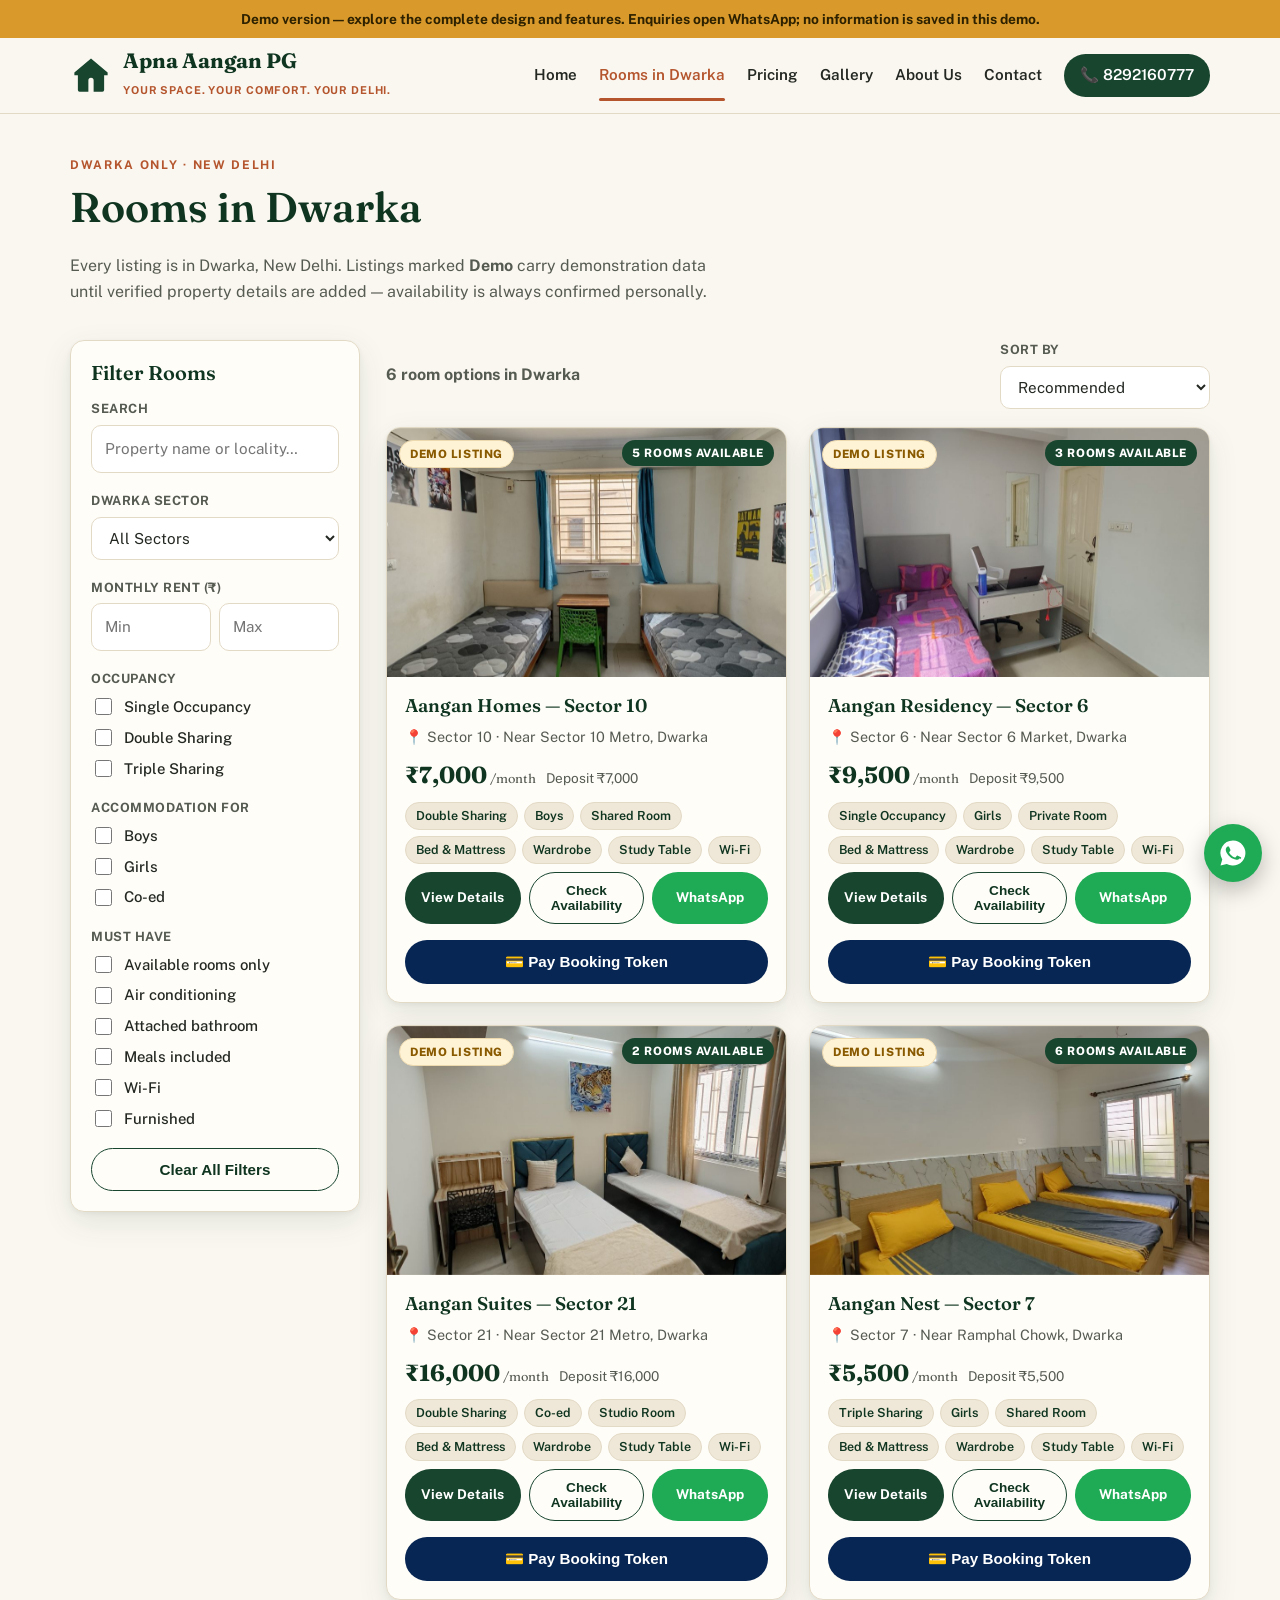
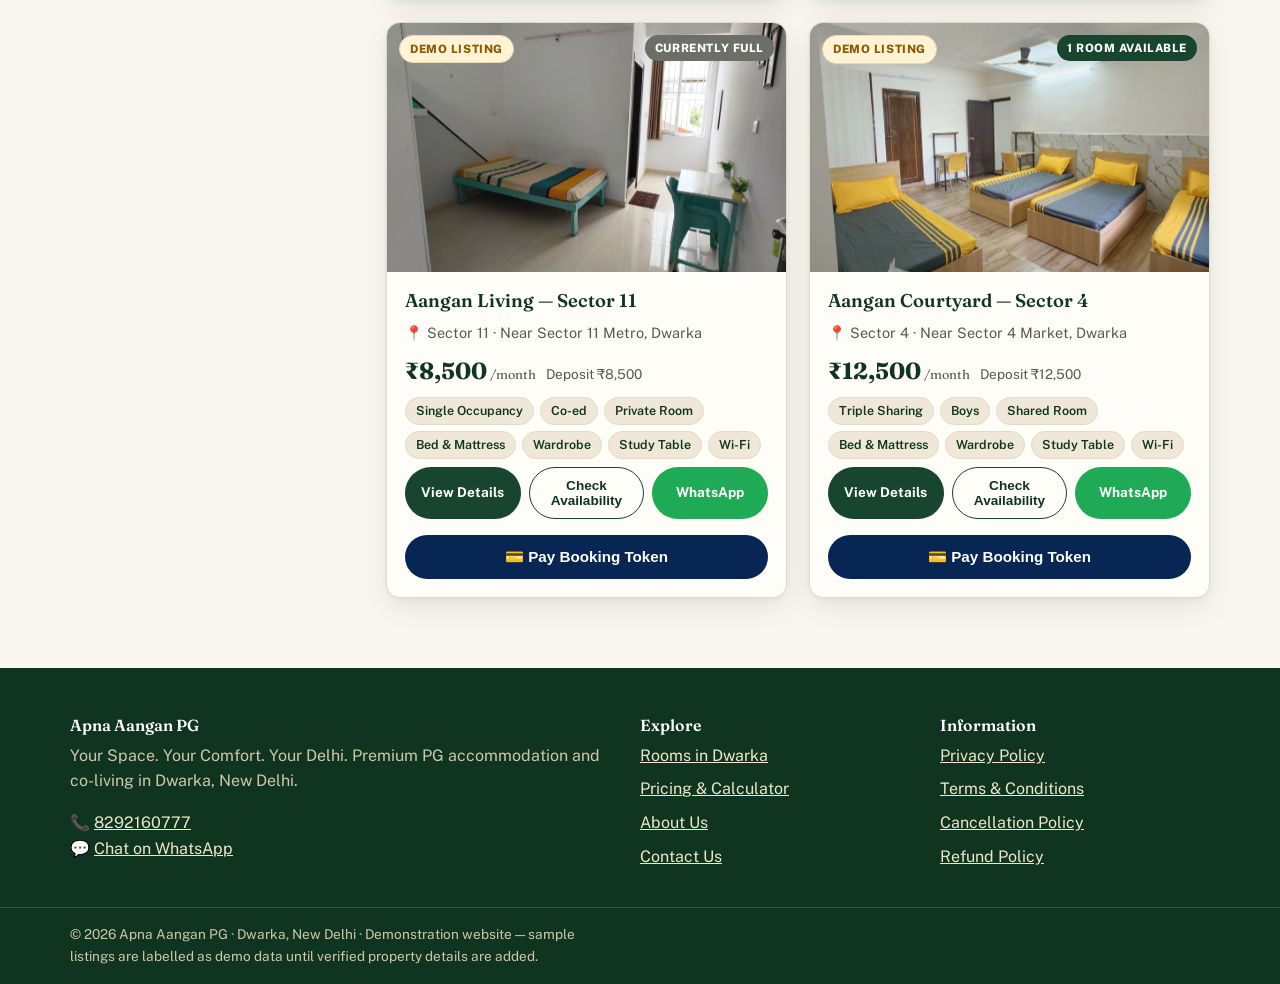
<file: rooms.html>
<!DOCTYPE html>
<html lang="en">
<head>
<meta charset="UTF-8">
<meta name="viewport" content="width=device-width, initial-scale=1.0">
<title>Rooms & PG Listings in Dwarka — Apna Aangan PG</title>
<meta name="description" content="Browse furnished PG rooms in Dwarka, New Delhi — filter by sector, rent, occupancy (single, double, triple sharing), boys, girls & co-ed accommodation, AC, meals and Wi-Fi.">
<meta property="og:title" content="PG Rooms in Dwarka — Apna Aangan PG">
<meta property="og:description" content="Furnished paying guest accommodation across Dwarka sectors with transparent pricing.">
<link rel="preconnect" href="https://fonts.googleapis.com">
<link href="https://fonts.googleapis.com/css2?family=Fraunces:wght@500;600;700&family=Public+Sans:wght@400;600;700;800&display=swap" rel="stylesheet">
<link rel="stylesheet" href="styles.css">
</head>
<body>
<section class="section" style="padding:42px 0 20px">
  <div class="container">
    <p class="eyebrow">Dwarka Only · New Delhi</p>
    <h1 style="font-size:clamp(1.8rem,4vw,2.6rem)">Rooms in Dwarka</h1>
    <p class="muted" style="max-width:640px">Every listing is in Dwarka, New Delhi. Listings marked <strong>Demo</strong> carry demonstration data until verified property details are added — availability is always confirmed personally.</p>
  </div>
</section>
<section style="padding-bottom:70px">
  <div class="container layout-rooms">
    <aside class="filters">
      <h3>Filter Rooms</h3>
      <div class="group field"><label>Search</label><input id="fSearch" type="search" placeholder="Property name or locality…"></div>
      <div class="group field"><label>Dwarka Sector</label><select id="fSector"><option value="">All Sectors</option></select></div>
      <div class="group">
        <div class="field"><label>Monthly Rent (₹)</label></div>
        <div style="display:flex;gap:8px">
          <div class="field" style="flex:1"><input id="fMin" type="number" min="0" placeholder="Min"></div>
          <div class="field" style="flex:1"><input id="fMax" type="number" min="0" placeholder="Max"></div>
        </div>
      </div>
      <div class="group"><div class="field"><label>Occupancy</label></div>
        <div class="checks">
          <label><input type="checkbox" class="f-occ" value="Single Occupancy"> Single Occupancy</label>
          <label><input type="checkbox" class="f-occ" value="Double Sharing"> Double Sharing</label>
          <label><input type="checkbox" class="f-occ" value="Triple Sharing"> Triple Sharing</label>
        </div></div>
      <div class="group"><div class="field"><label>Accommodation For</label></div>
        <div class="checks">
          <label><input type="checkbox" class="f-gender" value="Boys"> Boys</label>
          <label><input type="checkbox" class="f-gender" value="Girls"> Girls</label>
          <label><input type="checkbox" class="f-gender" value="Co-ed"> Co-ed</label>
        </div></div>
      <div class="group"><div class="field"><label>Must Have</label></div>
        <div class="checks">
          <label><input type="checkbox" id="fAvail"> Available rooms only</label>
          <label><input type="checkbox" id="fAc"> Air conditioning</label>
          <label><input type="checkbox" id="fBath"> Attached bathroom</label>
          <label><input type="checkbox" id="fMeals"> Meals included</label>
          <label><input type="checkbox" id="fWifi"> Wi-Fi</label>
          <label><input type="checkbox" id="fFurnished"> Furnished</label>
        </div></div>
      <button class="btn btn-outline btn-block" id="fReset">Clear All Filters</button>
    </aside>
    <div>
      <div class="toolbar">
        <strong id="resultCount" class="muted"></strong>
        <span class="grow"></span>
        <div class="field" style="min-width:210px"><label>Sort By</label>
          <select id="fSort">
            <option value="recommended">Recommended</option>
            <option value="low">Lowest rent first</option>
            <option value="high">Highest rent first</option>
            <option value="new">Recently added</option>
          </select></div>
      </div>
      <div class="grid grid-2" id="roomsGrid"><div class="skeleton"></div><div class="skeleton"></div></div>
      <div class="empty-state" id="emptyState" style="display:none">
        <h3>No rooms match those filters</h3>
        <p class="muted">Try widening the rent range or clearing a filter or two. Or tell us what you need — new rooms open up frequently.</p>
        <a class="btn btn-wa" id="emptyWa" target="_blank" rel="noopener" href="#">Enquire on WhatsApp</a>
        <button class="btn btn-outline" onclick="document.getElementById('fReset').click()">Clear Filters</button>
      </div>
    </div>
  </div>
</section>
<div class="mobile-bar">
  <a href="tel:+918292160777">📞 Call</a>
  <a class="wa" id="mbWa" target="_blank" rel="noopener" href="#">💬 WhatsApp</a>
  <a href="#" onclick="openVisit();return false;">📅 Book a Visit</a>
</div>
<script src="demo-data.js"></script>
<script src="app.js"></script>
<script>
const params = new URLSearchParams(location.search);
function checkedVals(cls) { return $$(cls).filter(c => c.checked).map(c => c.value); }
function applyFilters() {
  const q = $('#fSearch').value.trim().toLowerCase();
  const sector = $('#fSector').value;
  const min = parseInt($('#fMin').value) || 0;
  const max = parseInt($('#fMax').value) || Infinity;
  const occ = checkedVals('.f-occ'), gender = checkedVals('.f-gender');
  let list = AAP.properties.filter(p => {
    if (q && !(p.name + ' ' + p.locality + ' ' + p.sector).toLowerCase().includes(q)) return false;
    if (sector && p.sector !== sector) return false;
    if (p.rent < min || p.rent > max) return false;
    if (occ.length && !occ.includes(p.occupancy)) return false;
    if (gender.length && !gender.includes(p.gender_policy)) return false;
    if ($('#fAvail').checked && p.available_rooms <= 0) return false;
    if ($('#fAc').checked && !p.has_ac) return false;
    if ($('#fBath').checked && !p.attached_bath) return false;
    if ($('#fMeals').checked && !p.food_included) return false;
    if ($('#fWifi').checked && !p.has_wifi) return false;
    if ($('#fFurnished').checked && !p.furnished) return false;
    return true;
  });
  const sort = $('#fSort').value;
  if (sort === 'low') list.sort((a, b) => a.rent - b.rent);
  if (sort === 'high') list.sort((a, b) => b.rent - a.rent);
  if (sort === 'new') list.sort((a, b) => b.id - a.id);
  if (sort === 'recommended') list.sort((a, b) => (b.recommended - a.recommended) || (a.rent - b.rent));
  $('#resultCount').textContent = list.length ? `${list.length} room option${list.length > 1 ? 's' : ''} in Dwarka` : '';
  $('#roomsGrid').innerHTML = list.map((p, i) => propertyCard(p, i * 60)).join('');
  $('#emptyState').style.display = list.length ? 'none' : 'block';
  $('#roomsGrid').style.display = list.length ? 'grid' : 'none';
}
(async () => {
  await aapInit('rooms');
  const sectors = [...new Set(AAP.properties.map(p => p.sector))].sort();
  $('#fSector').innerHTML = '<option value="">All Sectors</option>' + sectors.map(s => `<option>${esc(s)}</option>`).join('');
  if (params.get('sector')) $('#fSector').value = params.get('sector');
  if (params.get('maxrent')) $('#fMax').value = params.get('maxrent');
  if (params.get('occupancy')) { const c = $$('.f-occ').find(x => x.value === params.get('occupancy')); if (c) c.checked = true; }
  if (params.get('gender')) { const c = $$('.f-gender').find(x => x.value === params.get('gender')); if (c) c.checked = true; }
  $('#emptyWa').href = waLink(); $('#mbWa').href = waLink();
  ['fSearch', 'fSector', 'fMin', 'fMax', 'fSort'].forEach(id => $('#' + id).addEventListener('input', applyFilters));
  $$('.f-occ,.f-gender').forEach(c => c.addEventListener('change', applyFilters));
  ['fAvail', 'fAc', 'fBath', 'fMeals', 'fWifi', 'fFurnished'].forEach(id => $('#' + id).addEventListener('change', applyFilters));
  $('#fReset').addEventListener('click', () => {
    $('#fSearch').value = ''; $('#fSector').value = ''; $('#fMin').value = ''; $('#fMax').value = ''; $('#fSort').value = 'recommended';
    $$('.f-occ,.f-gender').forEach(c => c.checked = false);
    ['fAvail', 'fAc', 'fBath', 'fMeals', 'fWifi', 'fFurnished'].forEach(id => $('#' + id).checked = false);
    applyFilters();
  });
  applyFilters();
})();
</script>
</body>
</html>
</file>
<file: styles.css>
/* Apna Aangan PG — premium Indian hospitality design system */
:root{
  --green:#17452e; --green-2:#1f5c3d; --green-dark:#0f3520;
  --ivory:#faf7f0; --beige:#efe7d7; --beige-2:#e7dcc4;
  --terra:#b4552d; --terra-2:#9c4523; --saffron:#d99a2b;
  --ink:#242822; --ink-soft:#565b52; --line:#e3dac6;
  --card:#fffdf8; --danger:#b3352b; --ok:#1e7a3c;
  --shadow:0 10px 30px rgba(23,69,46,.10), 0 2px 6px rgba(23,69,46,.06);
  --radius:14px;
}
*{box-sizing:border-box}
html{scroll-behavior:smooth}
body{margin:0;background:var(--ivory);color:var(--ink);font-family:'Public Sans',system-ui,-apple-system,'Segoe UI',Roboto,sans-serif;font-size:16px;line-height:1.6}
h1,h2,h3,h4{font-family:'Fraunces',Georgia,serif;color:var(--green-dark);line-height:1.2;margin:0 0 .5em;font-weight:600}
h1{font-size:clamp(2rem,5vw,3.4rem)}
h2{font-size:clamp(1.6rem,3.4vw,2.3rem)}
h3{font-size:1.25rem}
p{margin:0 0 1em}
a{color:var(--green-2)}
img{max-width:100%;display:block}
.container{max-width:1180px;margin:0 auto;padding:0 20px}
.section{padding:64px 0}
.section.alt{background:var(--beige)}
.eyebrow{letter-spacing:.14em;text-transform:uppercase;font-size:.75rem;font-weight:700;color:var(--terra);margin-bottom:.6em}
.muted{color:var(--ink-soft)}
.small{font-size:.88rem}
.center{text-align:center}

.demo-strip{background:var(--saffron);color:#2d2100;text-align:center;padding:8px 16px;font-size:.86rem;font-weight:700}

/* header */
.site-header{position:sticky;top:0;z-index:60;background:rgba(250,247,240,.96);backdrop-filter:blur(8px);border-bottom:1px solid var(--line)}
.site-header .container{display:flex;align-items:center;gap:18px;padding-top:12px;padding-bottom:12px}
.brand{display:flex;align-items:center;gap:11px;text-decoration:none;color:var(--green-dark)}
.brand .mark{width:42px;height:42px;flex:none}
.brand .brand-name{font-family:'Fraunces',serif;font-size:1.3rem;font-weight:700;line-height:1.05}
.brand .brand-tag{font-size:.68rem;letter-spacing:.08em;color:var(--terra);text-transform:uppercase;font-weight:700}
.main-nav{margin-left:auto;display:flex;gap:22px;align-items:center}
.main-nav a{text-decoration:none;color:var(--ink);font-weight:600;font-size:.95rem}
.main-nav a:hover,.main-nav a.active{color:var(--terra)}
.header-call{display:inline-flex;align-items:center;gap:8px;background:var(--green);color:#fff !important;padding:9px 16px;border-radius:999px}
.nav-toggle{display:none;margin-left:auto;background:none;border:1px solid var(--line);border-radius:10px;padding:8px 12px;font-size:1.05rem;cursor:pointer}
@media(max-width:860px){
  .nav-toggle{display:block}
  .main-nav{display:none;position:absolute;top:100%;left:0;right:0;background:var(--ivory);flex-direction:column;align-items:flex-start;padding:16px 20px;border-bottom:1px solid var(--line);gap:14px}
  .main-nav.open{display:flex}
}

/* buttons */
.btn{display:inline-flex;align-items:center;justify-content:center;gap:8px;border-radius:999px;padding:12px 22px;font-weight:700;font-size:.95rem;text-decoration:none;border:1px solid transparent;cursor:pointer;transition:transform .15s ease, background .15s ease, box-shadow .15s ease}
.btn:active{transform:scale(.98)}
.btn-primary{background:var(--green);color:#fff}
.btn-primary:hover{background:var(--green-2)}
.btn-accent{background:var(--terra);color:#fff}
.btn-accent:hover{background:var(--terra-2)}
.btn-outline{background:transparent;color:var(--green-dark);border-color:var(--green)}
.btn-outline:hover{background:var(--beige)}
.btn-wa{background:#1faa55;color:#fff}
.btn-wa:hover{background:#178a44}
.btn-sm{padding:8px 14px;font-size:.85rem}
.btn-block{width:100%}
.btn:disabled{opacity:.55;cursor:not-allowed}

/* hero */
.hero{position:relative;color:#fff;overflow:hidden}
.hero .hero-img{position:absolute;inset:0;width:100%;height:100%;object-fit:cover}
.hero .hero-shade{position:absolute;inset:0;background:linear-gradient(90deg,rgba(12,38,24,.82) 0%,rgba(12,38,24,.55) 55%,rgba(12,38,24,.25) 100%)}
.hero .container{position:relative;padding-top:84px;padding-bottom:84px}
.hero h1{color:#fff;max-width:640px}
.hero p.lead{font-size:1.13rem;max-width:560px;color:#f2ead8}
.hero-search{background:var(--card);border-radius:var(--radius);padding:18px;display:grid;grid-template-columns:repeat(4,1fr) auto;gap:12px;max-width:980px;box-shadow:var(--shadow);margin-top:28px}
.hero-search label{font-size:.75rem;font-weight:700;letter-spacing:.06em;text-transform:uppercase;color:var(--ink-soft);display:block;margin-bottom:5px}
.hero-search .btn{align-self:end}
@media(max-width:900px){.hero-search{grid-template-columns:1fr 1fr}}
@media(max-width:540px){.hero-search{grid-template-columns:1fr}}

/* forms */
.field label{font-size:.8rem;font-weight:700;letter-spacing:.04em;color:var(--ink-soft);display:block;margin-bottom:5px;text-transform:uppercase}
.field input,.field select,.field textarea{width:100%;padding:11px 13px;border:1px solid var(--line);border-radius:10px;background:#fff;font:inherit;font-size:.95rem;color:var(--ink)}
.field input:focus,.field select:focus,.field textarea:focus{outline:2px solid var(--saffron);outline-offset:1px;border-color:var(--saffron)}
.field .err{color:var(--danger);font-size:.82rem;margin-top:4px;display:none}
.field.invalid input,.field.invalid select,.field.invalid textarea{border-color:var(--danger)}
.field.invalid .err{display:block}
.form-grid{display:grid;grid-template-columns:1fr 1fr;gap:14px}
@media(max-width:640px){.form-grid{grid-template-columns:1fr}}
.form-note{background:#fdf3e3;border:1px solid #ecd9ae;border-radius:10px;padding:10px 14px;font-size:.88rem}
.form-success{background:#e9f6ec;border:1px solid #bfe3c8;border-radius:10px;padding:12px 16px;color:var(--ok);font-weight:600}
.form-error{background:#fdeeec;border:1px solid #f0c4bf;border-radius:10px;padding:12px 16px;color:var(--danger);font-weight:600}

/* trust strip */
.trust-strip{display:grid;grid-template-columns:repeat(4,1fr);gap:14px;margin-top:-38px;position:relative;z-index:5}
.trust-item{background:var(--card);border:1px solid var(--line);border-radius:var(--radius);padding:18px;display:flex;gap:12px;align-items:flex-start;box-shadow:var(--shadow)}
.trust-item .ic{font-size:1.5rem}
.trust-item strong{display:block;color:var(--green-dark)}
@media(max-width:900px){.trust-strip{grid-template-columns:1fr 1fr}}
@media(max-width:520px){.trust-strip{grid-template-columns:1fr}}

/* cards */
.grid{display:grid;gap:22px}
.grid-3{grid-template-columns:repeat(3,1fr)}
.grid-2{grid-template-columns:repeat(2,1fr)}
@media(max-width:980px){.grid-3{grid-template-columns:repeat(2,1fr)}}
@media(max-width:640px){.grid-3,.grid-2{grid-template-columns:1fr}}
.prop-card{background:var(--card);border:1px solid var(--line);border-radius:var(--radius);overflow:hidden;box-shadow:var(--shadow);display:flex;flex-direction:column;animation:rise .5s ease both}
.prop-card .ph{position:relative;aspect-ratio:16/10;overflow:hidden;background:var(--beige)}
.prop-card .ph img{width:100%;height:100%;object-fit:cover;transition:transform .4s ease}
.prop-card:hover .ph img{transform:scale(1.04)}
.badge{position:absolute;padding:4px 10px;border-radius:999px;font-size:.72rem;font-weight:800;letter-spacing:.05em;text-transform:uppercase}
.badge-demo{top:12px;left:12px;background:#fff3d6;color:#8a5a00;border:1px solid #ecd9ae}
.badge-avail{top:12px;right:12px;background:var(--green);color:#fff}
.badge-avail.full{background:#6b6f66}
.prop-card .body{padding:18px;display:flex;flex-direction:column;gap:8px;flex:1}
.prop-card h3{margin:0;font-size:1.15rem}
.prop-card .loc{color:var(--ink-soft);font-size:.9rem}
.rent-row{display:flex;align-items:baseline;gap:10px;flex-wrap:wrap}
.rent{font-family:'Fraunces',serif;font-size:1.45rem;color:var(--green-dark);font-weight:700}
.rent small{font-size:.8rem;color:var(--ink-soft);font-family:inherit;font-weight:400}
.deposit{font-size:.85rem;color:var(--ink-soft)}
.chips{display:flex;flex-wrap:wrap;gap:6px}
.chip{background:var(--beige);border:1px solid var(--line);border-radius:999px;padding:3px 10px;font-size:.78rem;font-weight:600;color:var(--green-dark)}
.card-actions{display:flex;gap:8px;margin-top:auto;flex-wrap:wrap}
.card-actions .btn{flex:1;padding:10px 8px;font-size:.85rem}
@keyframes rise{from{opacity:0;transform:translateY(14px)}to{opacity:1;transform:none}}
@media(prefers-reduced-motion:reduce){*{animation:none !important;transition:none !important}html{scroll-behavior:auto}}

/* filters */
.filters{background:var(--card);border:1px solid var(--line);border-radius:var(--radius);padding:20px;box-shadow:var(--shadow)}
.filters h3{margin-bottom:14px}
.filters .group{margin-bottom:18px}
.checks{display:flex;flex-direction:column;gap:7px}
.checks label{display:flex;gap:9px;align-items:center;font-size:.93rem;cursor:pointer;text-transform:none;letter-spacing:0;color:var(--ink);font-weight:500}
.checks input{width:17px;height:17px;accent-color:var(--green)}
.layout-rooms{display:grid;grid-template-columns:290px 1fr;gap:26px;align-items:start}
@media(max-width:900px){.layout-rooms{grid-template-columns:1fr}}
.toolbar{display:flex;gap:12px;align-items:center;flex-wrap:wrap;margin-bottom:18px}
.toolbar .grow{flex:1}
.empty-state{background:var(--card);border:1.5px dashed var(--beige-2);border-radius:var(--radius);padding:44px 26px;text-align:center}

/* detail page */
.gallery-main{border-radius:var(--radius);overflow:hidden;aspect-ratio:16/9;background:var(--beige);cursor:zoom-in}
.gallery-main img{width:100%;height:100%;object-fit:cover}
.gallery-thumbs{display:flex;gap:10px;margin-top:10px;overflow-x:auto;padding-bottom:4px}
.gallery-thumbs img{width:104px;height:70px;object-fit:cover;border-radius:9px;cursor:pointer;border:2px solid transparent;flex:none}
.gallery-thumbs img.sel{border-color:var(--terra)}
.detail-layout{display:grid;grid-template-columns:1fr 360px;gap:28px;align-items:start}
@media(max-width:940px){.detail-layout{grid-template-columns:1fr}}
.sticky-box{position:sticky;top:92px;background:var(--card);border:1px solid var(--line);border-radius:var(--radius);padding:22px;box-shadow:var(--shadow)}
@media(max-width:940px){.sticky-box{position:static}}
.kv{display:grid;grid-template-columns:1fr 1fr;gap:10px 18px}
.kv div{background:#fff;border:1px solid var(--line);border-radius:10px;padding:10px 13px}
.kv span{display:block;font-size:.72rem;text-transform:uppercase;letter-spacing:.07em;color:var(--ink-soft);font-weight:700}
.kv strong{color:var(--green-dark)}
table.info{width:100%;border-collapse:collapse}
table.info td{padding:9px 6px;border-bottom:1px solid var(--line);vertical-align:top}
table.info td:first-child{color:var(--ink-soft);width:44%;font-weight:600}
.map-frame{border:1px solid var(--line);border-radius:var(--radius);overflow:hidden}
.map-frame iframe{width:100%;height:320px;border:0;display:block}

/* lightbox + modal */
.lightbox,.modal-wrap{position:fixed;inset:0;background:rgba(15,25,18,.9);z-index:200;display:none;align-items:center;justify-content:center;padding:18px}
.lightbox.open,.modal-wrap.open{display:flex}
.lightbox img{max-width:94vw;max-height:86vh;border-radius:10px}
.lb-btn{position:absolute;top:50%;transform:translateY(-50%);background:rgba(255,255,255,.15);border:1px solid rgba(255,255,255,.4);color:#fff;width:46px;height:46px;border-radius:50%;font-size:1.3rem;cursor:pointer}
.lb-prev{left:16px}.lb-next{right:16px}
.lb-close{position:absolute;top:16px;right:16px;transform:none}
.modal{background:var(--ivory);border-radius:16px;max-width:560px;width:100%;max-height:92vh;overflow:auto;padding:26px;box-shadow:var(--shadow)}
.modal h3{margin-bottom:4px}
.modal .x{float:right;background:none;border:none;font-size:1.4rem;cursor:pointer;color:var(--ink-soft)}

/* faq */
.faq-item{background:var(--card);border:1px solid var(--line);border-radius:12px;margin-bottom:10px;overflow:hidden}
.faq-q{width:100%;text-align:left;background:none;border:none;padding:16px 18px;font:inherit;font-weight:700;color:var(--green-dark);cursor:pointer;display:flex;justify-content:space-between;gap:12px}
.faq-a{display:none;padding:0 18px 16px;color:var(--ink-soft)}
.faq-item.open .faq-a{display:block}
.faq-item.open .faq-q span{transform:rotate(45deg)}
.faq-q span{transition:transform .2s}

/* amenities */
.amen-grid{display:grid;grid-template-columns:repeat(3,1fr);gap:16px}
@media(max-width:900px){.amen-grid{grid-template-columns:repeat(2,1fr)}}
@media(max-width:520px){.amen-grid{grid-template-columns:1fr}}
.amen-card{background:var(--card);border:1px solid var(--line);border-radius:var(--radius);padding:22px;box-shadow:var(--shadow)}
.amen-card .ic{font-size:1.7rem;margin-bottom:8px}

/* services & amenities */
.svc-featured{display:grid;grid-template-columns:repeat(3,1fr);gap:16px;margin:28px 0 8px}
@media(max-width:900px){.svc-featured{grid-template-columns:repeat(2,1fr)}}
@media(max-width:520px){.svc-featured{grid-template-columns:1fr}}
.svc-feature{background:var(--green);border-radius:var(--radius);padding:24px;color:#f2ead8;display:flex;gap:16px;align-items:flex-start;box-shadow:var(--shadow);transition:transform .2s ease, box-shadow .2s ease}
.svc-feature:hover{transform:translateY(-4px)}
.svc-feature .fic{width:58px;height:58px;flex:none;background:rgba(255,255,255,.13);border:1px solid rgba(255,255,255,.25);border-radius:14px;display:flex;align-items:center;justify-content:center}
.svc-feature .fic img{width:32px;height:32px;filter:brightness(0) invert(1)}
.svc-feature h3{color:#fff;margin:2px 0 6px;font-size:1.12rem}
.svc-feature p{margin:0;font-size:.9rem;color:#ddd3b8}
.svc-cat{margin-top:38px}
.svc-cat-head{display:flex;align-items:baseline;gap:14px;border-bottom:2px solid var(--beige-2);padding-bottom:8px;margin-bottom:18px}
.svc-cat-head h3{margin:0;font-size:1.3rem}
.svc-cat-head span{color:var(--ink-soft);font-size:.85rem;font-weight:600}
.svc-grid{display:grid;grid-template-columns:repeat(3,1fr);gap:16px}
@media(max-width:980px){.svc-grid{grid-template-columns:repeat(2,1fr)}}
@media(max-width:400px){.svc-grid{grid-template-columns:1fr}}
.svc-card{background:#fff;border:1px solid var(--line);border-radius:var(--radius);padding:20px;display:flex;flex-direction:column;gap:9px;box-shadow:0 3px 10px rgba(23,69,46,.05);transition:transform .2s ease, box-shadow .2s ease, border-color .2s ease;height:100%}
.svc-card:hover{transform:translateY(-4px);box-shadow:var(--shadow);border-color:var(--saffron)}
.svc-card .ic{width:48px;height:48px;background:var(--beige);border-radius:12px;display:flex;align-items:center;justify-content:center}
.svc-card .ic img{width:26px;height:26px}
.svc-card h4{font-family:'Public Sans',sans-serif;font-size:1.02rem;font-weight:700;color:var(--green-dark);margin:0}
.svc-card p{margin:0;font-size:.9rem;color:var(--ink-soft)}
.svc-note{background:#fdf3e3;border:1px solid #ecd9ae;border-radius:10px;padding:12px 16px;font-size:.9rem;margin-top:26px}
.svc-cta{background:var(--beige);border:1px solid var(--line);border-radius:var(--radius);padding:34px 26px;text-align:center;margin-top:44px}
.svc-cta h2{margin-bottom:8px}
.svc-cta p{max-width:600px;margin:0 auto 20px;color:var(--ink-soft)}

/* pricing calc */
.calc{background:var(--card);border:1px solid var(--line);border-radius:var(--radius);padding:26px;box-shadow:var(--shadow)}
.calc-total{background:var(--green);color:#fff;border-radius:12px;padding:18px 20px;display:flex;justify-content:space-between;align-items:center;flex-wrap:wrap;gap:10px}
.calc-total .amt{font-family:'Fraunces',serif;font-size:2rem;font-weight:700}
table.compare{width:100%;border-collapse:collapse;background:var(--card)}
table.compare th,table.compare td{border:1px solid var(--line);padding:10px 12px;text-align:left}
table.compare th{background:var(--beige);color:var(--green-dark)}

/* floating + bottom bar */
.wa-float{position:fixed;right:18px;bottom:18px;z-index:90;width:58px;height:58px;border-radius:50%;background:#1faa55;display:flex;align-items:center;justify-content:center;box-shadow:0 8px 22px rgba(0,0,0,.25);text-decoration:none}
.wa-float svg{width:30px;height:30px;fill:#fff}
.mobile-bar{display:none}
@media(max-width:760px){
  .mobile-bar{display:grid;grid-template-columns:1fr 1fr 1fr;position:fixed;left:0;right:0;bottom:0;z-index:95;background:var(--green-dark);padding:8px;gap:8px}
  .mobile-bar a{text-align:center;color:#fff;text-decoration:none;font-weight:700;font-size:.85rem;padding:10px 4px;border-radius:10px;background:rgba(255,255,255,.12)}
  .mobile-bar a.wa{background:#1faa55}
  body{padding-bottom:64px}
  .wa-float{bottom:82px}
}

/* footer */
.site-footer{background:var(--green-dark);color:#e9e2cf;margin-top:0}
.site-footer a{color:#f0e6c8}
.site-footer .container{padding-top:48px;padding-bottom:30px;display:grid;grid-template-columns:2fr 1fr 1fr;gap:30px}
@media(max-width:760px){.site-footer .container{grid-template-columns:1fr}}
.site-footer h4{color:#fff;font-family:'Fraunces',serif}
.site-footer ul{list-style:none;padding:0;margin:0;display:grid;gap:8px}
.footer-bottom{border-top:1px solid rgba(255,255,255,.15);padding:16px 0;font-size:.85rem;color:#cfc7ab}

/* toast + skeleton */
.toast{position:fixed;left:50%;bottom:26px;transform:translateX(-50%) translateY(80px);background:var(--green-dark);color:#fff;padding:13px 22px;border-radius:999px;z-index:300;box-shadow:var(--shadow);transition:transform .3s ease;font-weight:600;max-width:92vw;text-align:center}
.toast.show{transform:translateX(-50%)}
.skeleton{background:linear-gradient(90deg,var(--beige) 25%,#f6efdd 50%,var(--beige) 75%);background-size:200% 100%;animation:sk 1.2s infinite;border-radius:var(--radius);min-height:300px}
@keyframes sk{to{background-position:-200% 0}}

/* admin */
.admin-shell{display:grid;grid-template-columns:230px 1fr;gap:22px;align-items:start}
@media(max-width:860px){.admin-shell{grid-template-columns:1fr}}
.admin-menu{background:var(--card);border:1px solid var(--line);border-radius:var(--radius);padding:14px;display:grid;gap:6px;position:sticky;top:92px}
.admin-menu button{background:none;border:none;text-align:left;padding:10px 12px;border-radius:9px;font:inherit;font-weight:600;cursor:pointer}
.admin-menu button.active,.admin-menu button:hover{background:var(--beige);color:var(--green-dark)}
.stat-grid{display:grid;grid-template-columns:repeat(4,1fr);gap:14px}
@media(max-width:900px){.stat-grid{grid-template-columns:repeat(2,1fr)}}
.stat-card{background:var(--card);border:1px solid var(--line);border-radius:var(--radius);padding:18px;box-shadow:var(--shadow)}
.stat-card .num{font-family:'Fraunces',serif;font-size:1.9rem;color:var(--green-dark);font-weight:700}
.data-table{width:100%;border-collapse:collapse;background:var(--card);font-size:.92rem}
.data-table th,.data-table td{border:1px solid var(--line);padding:9px 10px;text-align:left;vertical-align:top}
.data-table th{background:var(--beige);color:var(--green-dark)}
.panel{background:var(--card);border:1px solid var(--line);border-radius:var(--radius);padding:22px;box-shadow:var(--shadow);margin-bottom:22px}
.pill{display:inline-block;padding:2px 10px;border-radius:999px;font-size:.75rem;font-weight:700;background:var(--beige);color:var(--green-dark)}
.pill.new{background:#fde8c8;color:#8a5a00}
.pill.ok{background:#dff2e2;color:var(--ok)}
.login-box{max-width:420px;margin:70px auto;background:var(--card);border:1px solid var(--line);border-radius:var(--radius);padding:30px;box-shadow:var(--shadow)}
:focus-visible{outline:2px solid var(--saffron);outline-offset:2px}

/* === Real-photo & layout consistency pass (2026-10-24) === */
html,body{overflow-x:clip}
.gallery-main img{object-position:center 38%;background:var(--beige)}
.prop-card{display:flex;flex-direction:column}
.prop-card .body{flex:1;display:flex;flex-direction:column}
.prop-card .card-actions{margin-top:auto}
.photo-ph{display:flex;align-items:center;justify-content:center;width:100%;height:100%;min-height:180px;background:var(--beige);color:var(--green);font-weight:600;text-align:center;padding:20px}
img{max-width:100%}
@media (max-width:640px){.section{padding:44px 0}.gallery-main{aspect-ratio:4/3}}

/* === Gallery & lightbox (2026-10-24 upgrade) === */
.gal-chips{display:flex;gap:8px;flex-wrap:wrap;margin:20px 0 18px}
.gal-chips button{border:1.5px solid var(--green);background:#fff;color:var(--green);font-weight:700;padding:8px 16px;border-radius:999px;cursor:pointer;font-size:.9rem}
.gal-chips button.active{background:var(--green);color:#fff}
.gal-grid{display:grid;grid-template-columns:repeat(auto-fill,minmax(230px,1fr));gap:14px}
.gal-grid figure{margin:0;border-radius:var(--radius);overflow:hidden;background:var(--beige);aspect-ratio:4/3}
.gal-grid img{width:100%;height:100%;object-fit:cover;cursor:zoom-in;display:block}
.lightbox{position:fixed;inset:0;background:rgba(8,14,9,.94);display:none;align-items:center;justify-content:center;z-index:300}
.lightbox.open{display:flex}
.lightbox img{max-width:94vw;max-height:80vh;border-radius:10px}
.lb-x{position:absolute;top:14px;right:16px;background:rgba(255,255,255,.14);color:#fff;border:0;width:42px;height:42px;border-radius:50%;font-size:1.4rem;cursor:pointer}
.lb-nav{position:absolute;top:50%;transform:translateY(-50%);background:rgba(255,255,255,.14);color:#fff;border:0;width:46px;height:46px;border-radius:50%;font-size:1.6rem;cursor:pointer}
#lbPrev{left:12px}#lbNext{right:12px}
.lb-cap{position:absolute;bottom:16px;left:0;right:0;text-align:center;color:#e9e2cf;font-size:.9rem;padding:0 20px}
@media (max-width:640px){.gal-grid{grid-template-columns:repeat(auto-fill,minmax(150px,1fr));gap:10px}}

/* === Premium motion system (2026-10-24) === */
@view-transition{navigation:auto}
::view-transition-old(root){animation:vtOut .26s ease both}
::view-transition-new(root){animation:vtIn .32s ease both}
@keyframes vtOut{to{opacity:0;transform:translateY(-6px)}}
@keyframes vtIn{from{opacity:0;transform:translateY(10px)}}
body>section{animation:pageIn .38s ease both}
@keyframes pageIn{from{opacity:0;transform:translateY(8px)}to{opacity:1;transform:none}}
@keyframes fadeUp{from{opacity:0;transform:translateY(16px)}to{opacity:1;transform:none}}

/* hero sequence */
.hero-img{animation:heroImg 1.4s ease both}
@keyframes heroImg{from{opacity:.35;transform:scale(1.05)}to{opacity:1;transform:scale(1)}}
.hero .eyebrow{animation:fadeUp .55s .05s ease both}
.hero h1{animation:fadeUp .6s .14s ease both}
.hero .lead{animation:fadeUp .6s .24s ease both}
.hero-search{animation:fadeUp .6s .34s ease both}

/* buttons */
.btn{position:relative;overflow:hidden;transition:transform .18s ease,background .18s ease,box-shadow .18s ease,border-color .18s ease}
.btn:hover{transform:translateY(-2px);box-shadow:0 10px 22px rgba(20,60,35,.18)}
.btn:active{transform:translateY(0) scale(.98);box-shadow:0 3px 10px rgba(20,60,35,.15)}
.btn:focus-visible{outline:3px solid rgba(194,90,43,.55);outline-offset:2px}
.btn-primary::after{content:'';position:absolute;top:0;bottom:0;left:-70%;width:45%;background:linear-gradient(100deg,transparent,rgba(255,255,255,.35),transparent);transform:skewX(-18deg);transition:left .6s ease;pointer-events:none}
.btn-primary:hover::after{left:130%}
.btn-wa:hover{box-shadow:0 10px 22px rgba(31,170,85,.35)}

/* navbar */
.site-header{transition:box-shadow .25s ease}
.site-header.scrolled{box-shadow:0 8px 26px rgba(20,50,30,.13)}
.main-nav a{position:relative}
.main-nav a::after{content:'';position:absolute;left:0;bottom:-4px;height:2px;width:100%;background:var(--terra);border-radius:2px;transform:scaleX(0);transform-origin:left;transition:transform .25s ease}
.main-nav a:hover::after,.main-nav a.active::after{transform:scaleX(1)}
@media(max-width:860px){.main-nav.open{animation:menuIn .25s ease both}}
@keyframes menuIn{from{opacity:0;transform:translateY(-8px)}to{opacity:1;transform:none}}

/* cards */
.prop-card{transition:transform .3s ease,box-shadow .3s ease}
.prop-card:hover{transform:translateY(-5px);box-shadow:0 20px 38px rgba(20,50,30,.16)}
.amen-card,.svc-card{transition:transform .25s ease,box-shadow .25s ease}
.amen-card:hover,.svc-card:hover{transform:translateY(-3px);box-shadow:0 14px 28px rgba(20,50,30,.13)}
.svc-card img{transition:transform .3s ease}
.svc-card:hover img{transform:scale(1.14)}
.gal-grid figure img{transition:transform .45s ease}
.gal-grid figure:hover img{transform:scale(1.05)}

/* images */
.ph img,.gallery-main img{animation:imgIn .45s ease both}
@keyframes imgIn{from{opacity:.2}to{opacity:1}}

/* scroll reveals (JS-gated: content is never hidden without JS) */
.js .rv{opacity:0;transform:translateY(16px);transition:opacity .55s ease,transform .55s ease}
.js .rv.revealed{opacity:1;transform:none}

/* forms */
input,select,textarea{transition:border-color .2s ease,box-shadow .2s ease}
input:focus,select:focus,textarea:focus{border-color:var(--green);box-shadow:0 0 0 3px rgba(20,83,45,.16);outline:none}
.field.invalid .err{animation:errIn .25s ease}
@keyframes errIn{from{opacity:0;transform:translateY(-3px)}to{opacity:1;transform:none}}

/* modals, lightbox, faq */
.modal-wrap.open .modal{animation:modalIn .3s ease both}
@keyframes modalIn{from{opacity:0;transform:translateY(14px) scale(.97)}to{opacity:1;transform:none}}
.lightbox.open{animation:fadeIn .25s ease}
.lightbox.open img{animation:lbIn .32s ease both}
@keyframes lbIn{from{opacity:0;transform:scale(.965)}to{opacity:1;transform:scale(1)}}
@keyframes fadeIn{from{opacity:0}to{opacity:1}}
.faq-item.open .faq-a{animation:faqIn .3s ease}
@keyframes faqIn{from{opacity:0;transform:translateY(-4px)}to{opacity:1;transform:none}}

/* floating contact + footer */
.wa-float{animation:floatIn .5s .35s ease both;transition:transform .2s ease,box-shadow .2s ease}
.wa-float:hover{transform:scale(1.07)}
@keyframes floatIn{from{opacity:0;transform:translateY(12px) scale(.9)}to{opacity:1;transform:none}}
.site-footer a{transition:color .2s ease}
.site-footer a:hover{color:var(--saffron)}

@media(prefers-reduced-motion:reduce){
  ::view-transition-old(root),::view-transition-new(root){animation:none !important}
  body>section,.hero-img,.hero .eyebrow,.hero h1,.hero .lead,.hero-search,.wa-float{animation:none !important}
}

/* ============ Premium motion system v2 — cinematic layer ============ */
/* Forest-green page wipe (JS-driven, multi-page safe) */
.wipe{position:fixed;inset:0;z-index:1000;pointer-events:none;display:flex;align-items:center;justify-content:center;background:linear-gradient(135deg,#0c2b1a,#14532d);color:#f2ead8;font-family:Fraunces,serif;font-size:clamp(1.3rem,4vw,1.9rem);letter-spacing:.05em;transform:translateX(-102%)}
.wipe::after{content:'Apna Aangan PG'}
.wipe-in.go{transition:transform .42s cubic-bezier(.72,0,.18,1);transform:translateX(0)}
.wipe-out{transform:translateX(0)}
.wipe-out.go{transition:transform .55s cubic-bezier(.72,0,.18,1) .06s;transform:translateX(102%)}
/* Cinematic hero: mask reveal + word-by-word heading */
.hero-img{animation:heroMask 1.05s cubic-bezier(.22,.8,.3,1) both}
@keyframes heroMask{from{clip-path:inset(0 0 100% 0);transform:scale(1.12)}to{clip-path:inset(0 0 0 0);transform:scale(1.02)}}
.hero-shade{background:linear-gradient(100deg,rgba(10,35,20,.85),rgba(10,35,20,.45) 55%,rgba(10,35,20,.22));background-size:160% 100%;animation:shadeShift 9s ease-in-out infinite alternate}
@keyframes shadeShift{from{background-position:0% 0}to{background-position:32% 0}}
.hero h1{animation:none}
.hw{display:inline-block;opacity:0;animation:fadeUp .6s cubic-bezier(.22,.8,.3,1) both}
/* Directional + mask scroll reveals */
.js .rv{transition:opacity .55s ease,transform .65s cubic-bezier(.22,.8,.3,1),clip-path .65s cubic-bezier(.22,.8,.3,1)}
.grid>.rv:nth-child(odd){transform:translateX(-24px)}
.grid>.rv:nth-child(even){transform:translateX(24px)}
.gal-grid figure.rv{clip-path:inset(16% 10% 16% 10%)}
.gal-grid figure.rv.revealed{clip-path:inset(0 0 0 0)}
.js .rv.revealed{transform:none}
/* Amenity / service icon pop */
.svc-card{transition:transform .3s ease,box-shadow .3s ease,background-color .35s ease}
.svc-card:hover{background-color:#faf6ec}
.svc-card.revealed .ico,.amen-card.revealed .ico{animation:iconPop .5s cubic-bezier(.22,.8,.3,1) both}
@keyframes iconPop{from{transform:scale(.55) rotate(-10deg);opacity:.3}to{transform:scale(1) rotate(0);opacity:1}}
/* 3D tilt state (JS pointer-driven, fine pointers only) */
.prop-card.tilting{transition:transform .1s ease-out;z-index:3;will-change:transform}
/* Button ripple */
.ripple{position:absolute;border-radius:50%;background:rgba(255,255,255,.4);transform:scale(0);animation:rip .6s ease-out forwards;pointer-events:none;z-index:1}
@keyframes rip{to{transform:scale(2.4);opacity:0}}
/* Scroll progress + back-to-top */
.scroll-progress{position:fixed;top:0;left:0;right:0;height:3px;background:linear-gradient(90deg,var(--terra),var(--saffron));transform-origin:left center;transform:scaleX(0);z-index:130}
.to-top{position:fixed;right:18px;bottom:92px;width:44px;height:44px;border-radius:50%;border:1px solid var(--line);background:#fff;color:var(--green);font-size:1.15rem;cursor:pointer;box-shadow:0 10px 24px rgba(20,50,30,.18);opacity:0;pointer-events:none;transform:translateY(10px);transition:opacity .3s ease,transform .3s ease,background-color .2s ease;z-index:95}
.to-top.show{opacity:1;pointer-events:auto;transform:none}
.to-top:hover{background:var(--sand)}
@media(max-width:767px){.to-top{display:none}}
/* Sliding nav indicator + compact header */
.main-nav{position:relative}
.nav-ind{position:absolute;bottom:-4px;height:3px;border-radius:3px;background:var(--terra);opacity:0;transition:left .32s cubic-bezier(.22,.8,.3,1),width .32s cubic-bezier(.22,.8,.3,1),opacity .2s ease}
.has-navind .main-nav a::after{display:none}
.site-header .container{transition:padding .25s ease}
.site-header.scrolled .container{padding-top:6px;padding-bottom:6px}
/* Modal exit + image swap motion */
.modal-wrap.closing{animation:fadeOut .19s ease both}
.modal-wrap.closing .modal{animation:modalOut .19s ease both}
@keyframes fadeOut{to{opacity:0}}
@keyframes modalOut{to{opacity:0;transform:translateY(12px) scale(.97)}}
.lb-swap{animation:lbSwap .38s ease}
#gMain img.swap{animation:lbSwap .35s ease}
@keyframes lbSwap{from{opacity:.1;transform:scale(1.03)}to{opacity:1;transform:scale(1)}}
@media (prefers-reduced-motion: reduce){
  .wipe{display:none}.scroll-progress{display:none}
  .hero-img,.hero-shade{animation:none}
  .hw{opacity:1;animation:none}
  .gal-grid figure.rv{clip-path:none}
}

/* ============ Premium motion system v3 — expressive layer ============ */
/* Two-tone cinematic wipe: forest green + trailing terracotta band */
.wipe::before{content:'';position:absolute;top:0;bottom:0;right:0;width:34%;background:linear-gradient(160deg,#c96f3f,#a34d24)}
.wipe::after{position:relative;z-index:1;animation:wipeText .6s ease both}
@keyframes wipeText{from{opacity:0;transform:scale(.94);letter-spacing:.2em}to{opacity:1;transform:scale(1);letter-spacing:.05em}}
.wipe-out.go{transition-duration:.68s}
/* Line-by-line hero headline (masked lines) */
.hl{display:block;overflow:hidden;padding-bottom:.08em;margin-bottom:-.08em}
.hl-in{display:block;transform:translateY(112%);transition:transform .75s cubic-bezier(.22,.8,.3,1)}
.hero h1.play .hl-in{transform:none}
.hword{display:inline-block}
/* Animated button fills (layered under the label, over the base colour) */
.btn-primary,.btn-accent,.btn-wa{z-index:0}
.btn-primary::before,.btn-accent::before,.btn-wa::before{content:'';position:absolute;inset:0;z-index:-1;transform:scaleX(0);transform-origin:left center;transition:transform .38s cubic-bezier(.22,.8,.3,1)}
.btn-primary::before{background:linear-gradient(120deg,#081f13,#0d3520)}
.btn-accent::before{background:linear-gradient(120deg,#96431f,#b4562f)}
.btn-wa::before{background:linear-gradient(120deg,#128c4b,#1eb85c)}
.btn-primary:hover::before,.btn-accent:hover::before,.btn-wa:hover::before{transform:scaleX(1)}
/* Room-card spotlight sheen that follows the pointer */
.prop-card::after{content:'';position:absolute;inset:0;z-index:2;background:radial-gradient(430px circle at var(--mx,50%) var(--my,50%),rgba(255,255,255,.16),transparent 46%);opacity:0;transition:opacity .3s ease;pointer-events:none}
.prop-card:hover::after,.prop-card.tilting::after{opacity:1}
.prop-card.tilting{box-shadow:0 30px 60px rgba(15,45,28,.30)}
/* Section heading gold rule that grows in */
.rvh::after{content:'';display:block;width:64px;height:3px;border-radius:3px;background:linear-gradient(90deg,var(--terra),var(--saffron));margin:10px auto 0;transform:scaleX(0);transform-origin:left center;transition:transform .7s .15s cubic-bezier(.22,.8,.3,1)}
.rvh.revealed::after{transform:scaleX(1)}
/* Trust strip periodic light sweep */
.trust-strip{position:relative;overflow:hidden}
.trust-strip::after{content:'';position:absolute;inset:0;background:linear-gradient(105deg,transparent 42%,rgba(240,194,107,.14) 50%,transparent 58%);transform:translateX(-130%);animation:sheen 7.5s ease-in-out infinite;pointer-events:none}
@keyframes sheen{0%,55%{transform:translateX(-130%)}88%,100%{transform:translateX(130%)}}
/* Inner-page header choreography */
.ph-in>*{animation:fadeUp .55s cubic-bezier(.22,.8,.3,1) both}
.ph-in>*:nth-child(2){animation-delay:.08s}
.ph-in>*:nth-child(3){animation-delay:.16s}
.ph-in>*:nth-child(4){animation-delay:.24s}
.ph-in>*:nth-child(5){animation-delay:.32s}
/* Smart header (hides on scroll down, returns on scroll up) */
.site-header{transition:transform .32s ease,box-shadow .25s ease}
.site-header.hdr-hide{transform:translateY(-105%)}
/* Gallery chips stagger */
.gal-chips .chip{animation:fadeUp .45s ease both}
.gal-chips .chip:nth-child(2){animation-delay:.05s}
.gal-chips .chip:nth-child(3){animation-delay:.1s}
.gal-chips .chip:nth-child(4){animation-delay:.15s}
.gal-chips .chip:nth-child(5){animation-delay:.2s}
.gal-chips .chip:nth-child(6){animation-delay:.25s}
/* Directional lightbox travel */
.lb-next{animation:lbFromR .38s ease}
.lb-prev{animation:lbFromL .38s ease}
@keyframes lbFromR{from{opacity:.1;transform:translateX(28px) scale(1.02)}to{opacity:1;transform:none}}
@keyframes lbFromL{from{opacity:.1;transform:translateX(-28px) scale(1.02)}to{opacity:1;transform:none}}
/* Modal fields cascade in */
.modal-wrap.open .field{animation:fadeUp .35s ease both}
.modal-wrap.open .field:nth-of-type(2){animation-delay:.05s}
.modal-wrap.open .field:nth-of-type(3){animation-delay:.1s}
.modal-wrap.open .field:nth-of-type(4){animation-delay:.15s}
/* Editorial parallax images sit slightly enlarged so movement never shows an edge */
.plx{scale:1.08}
@media (prefers-reduced-motion: reduce){
  .hl-in{transform:none;transition:none}
  .trust-strip::after{animation:none}
  .site-header.hdr-hide{transform:none}
  .btn-primary::before,.btn-accent::before,.btn-wa::before{transition:none}
}
</file>
